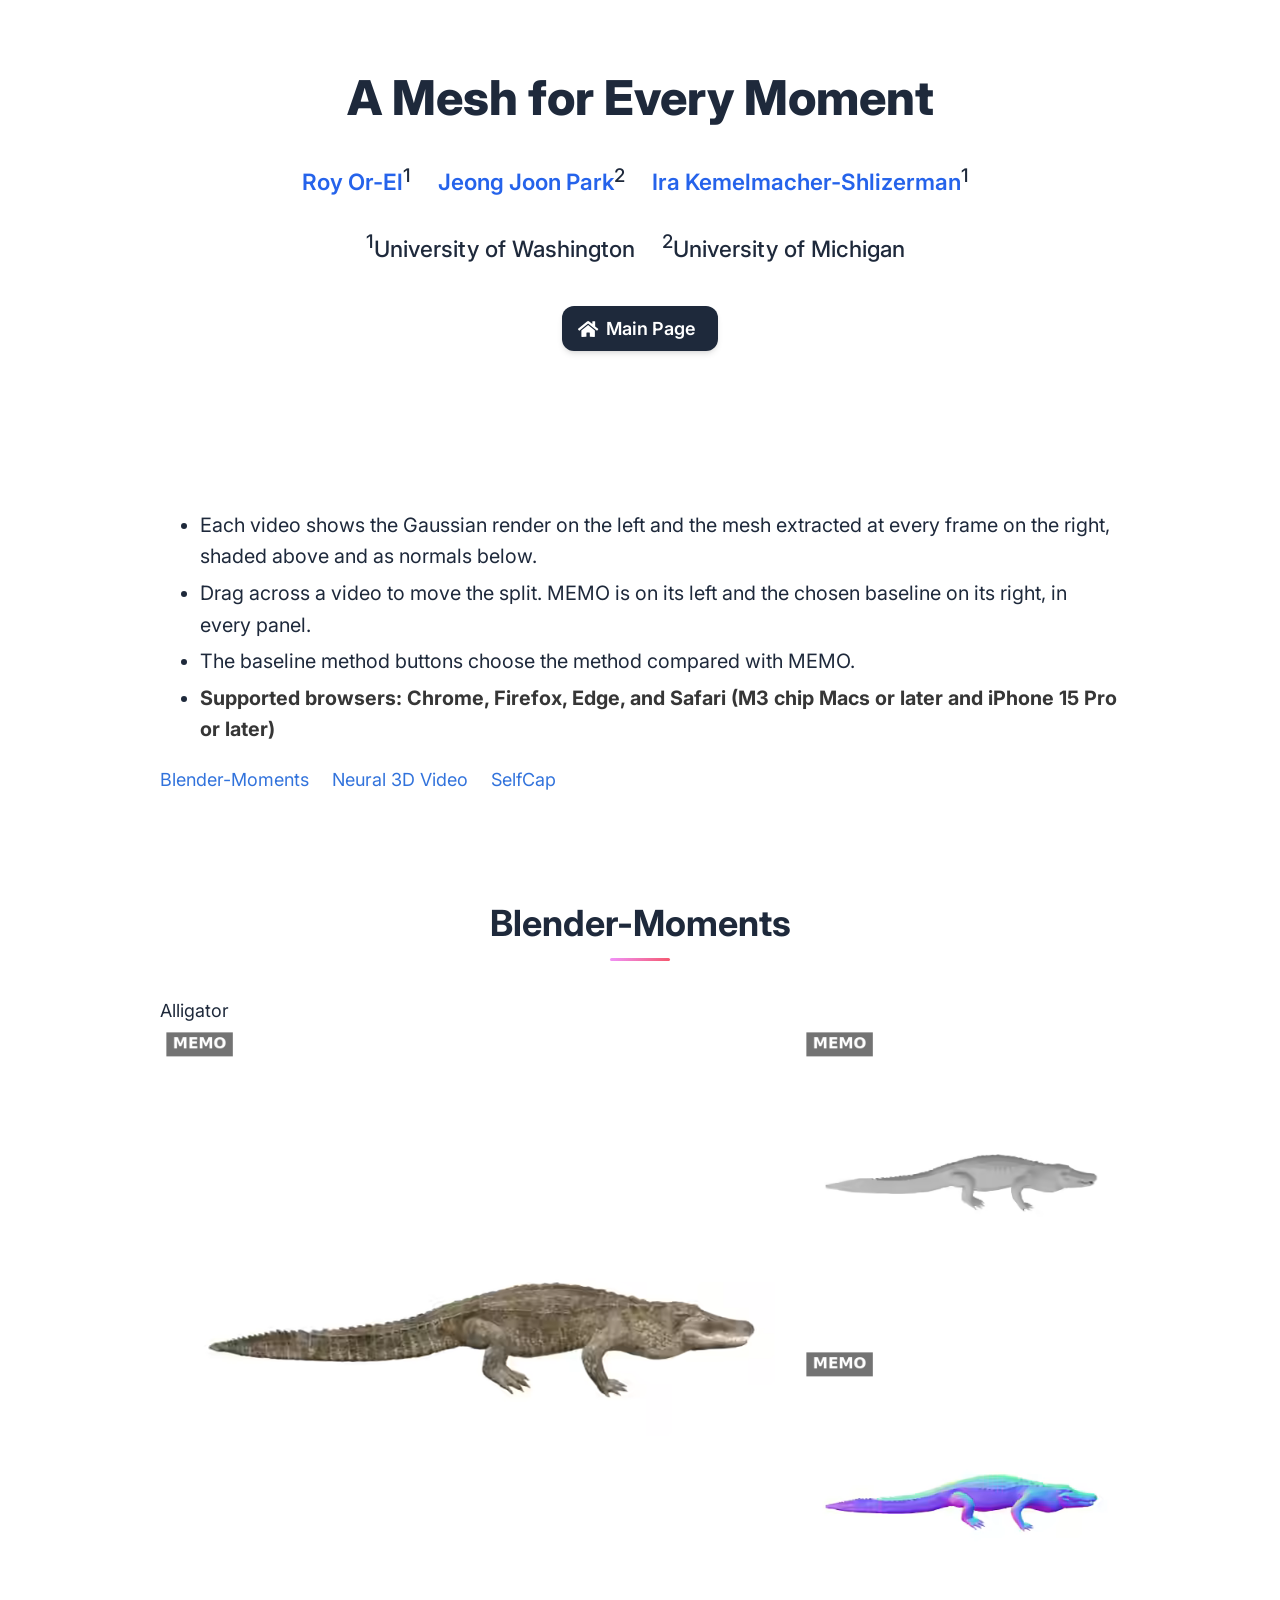
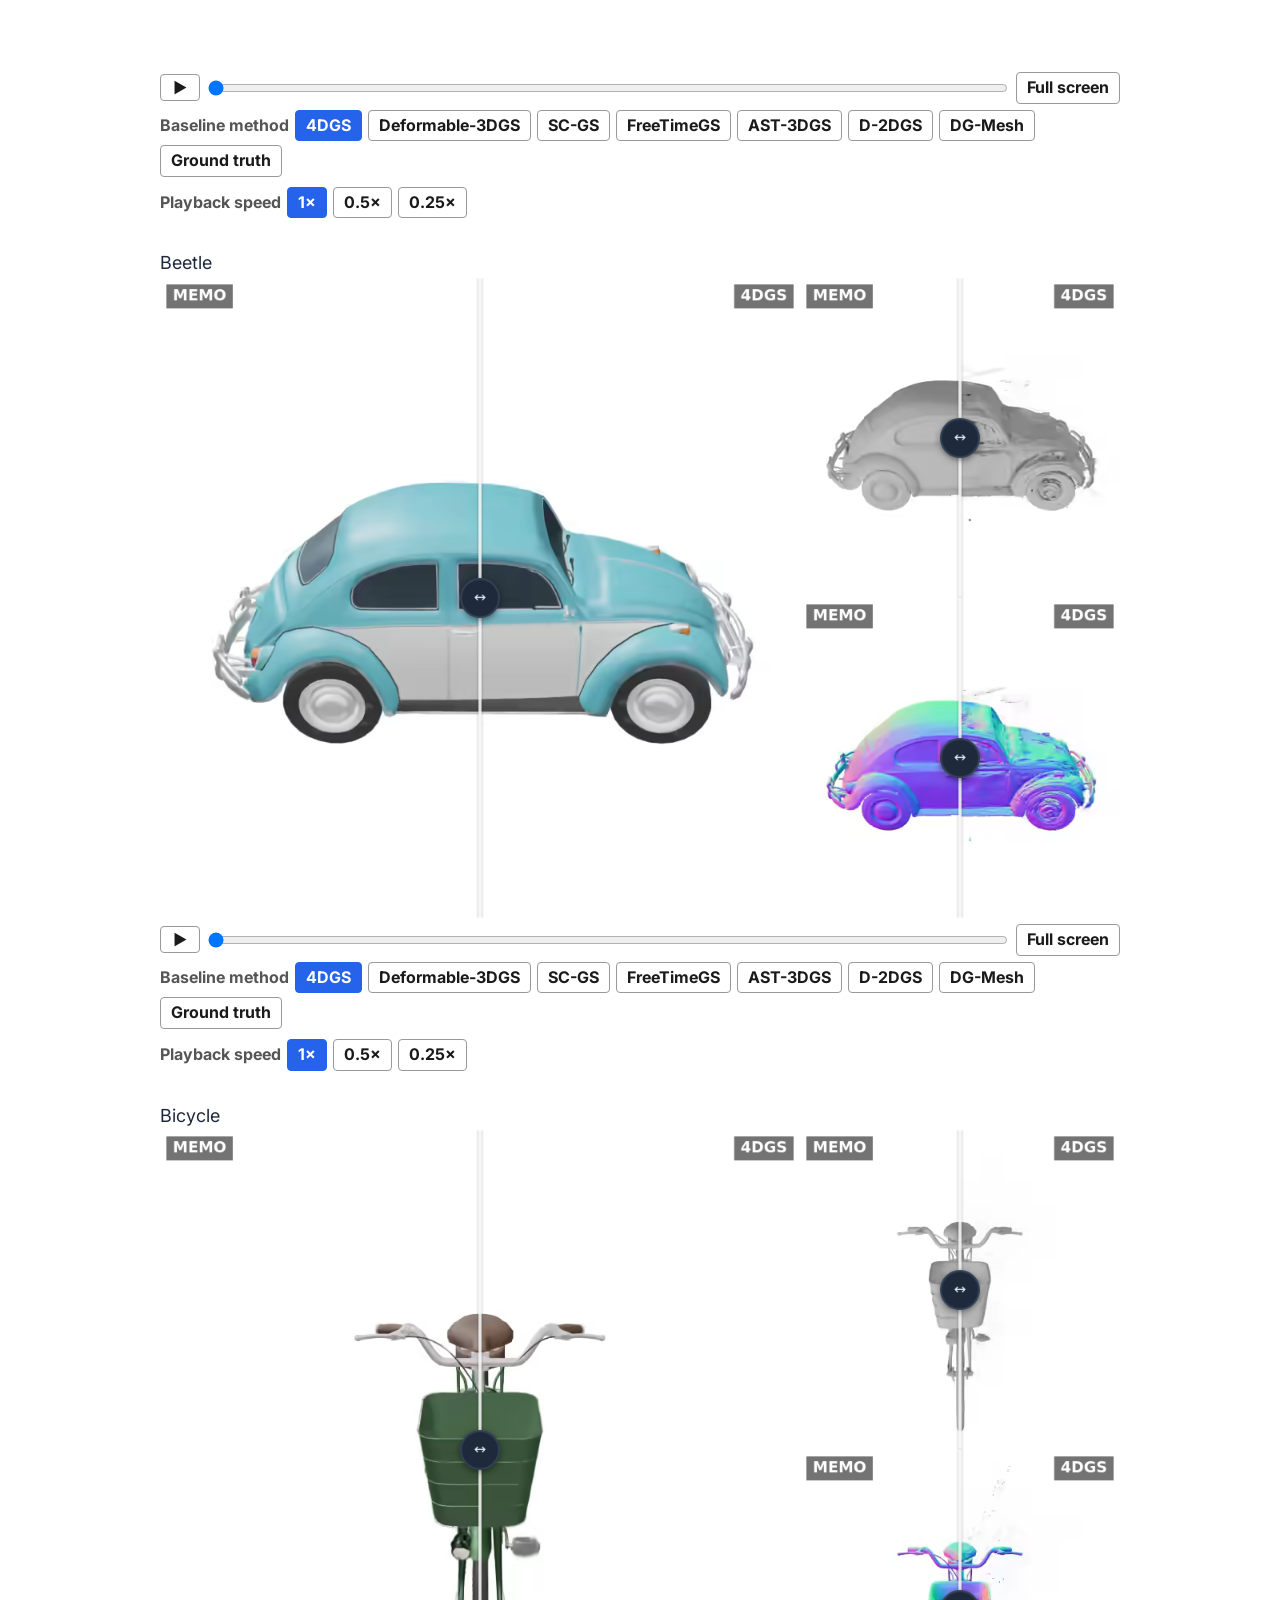
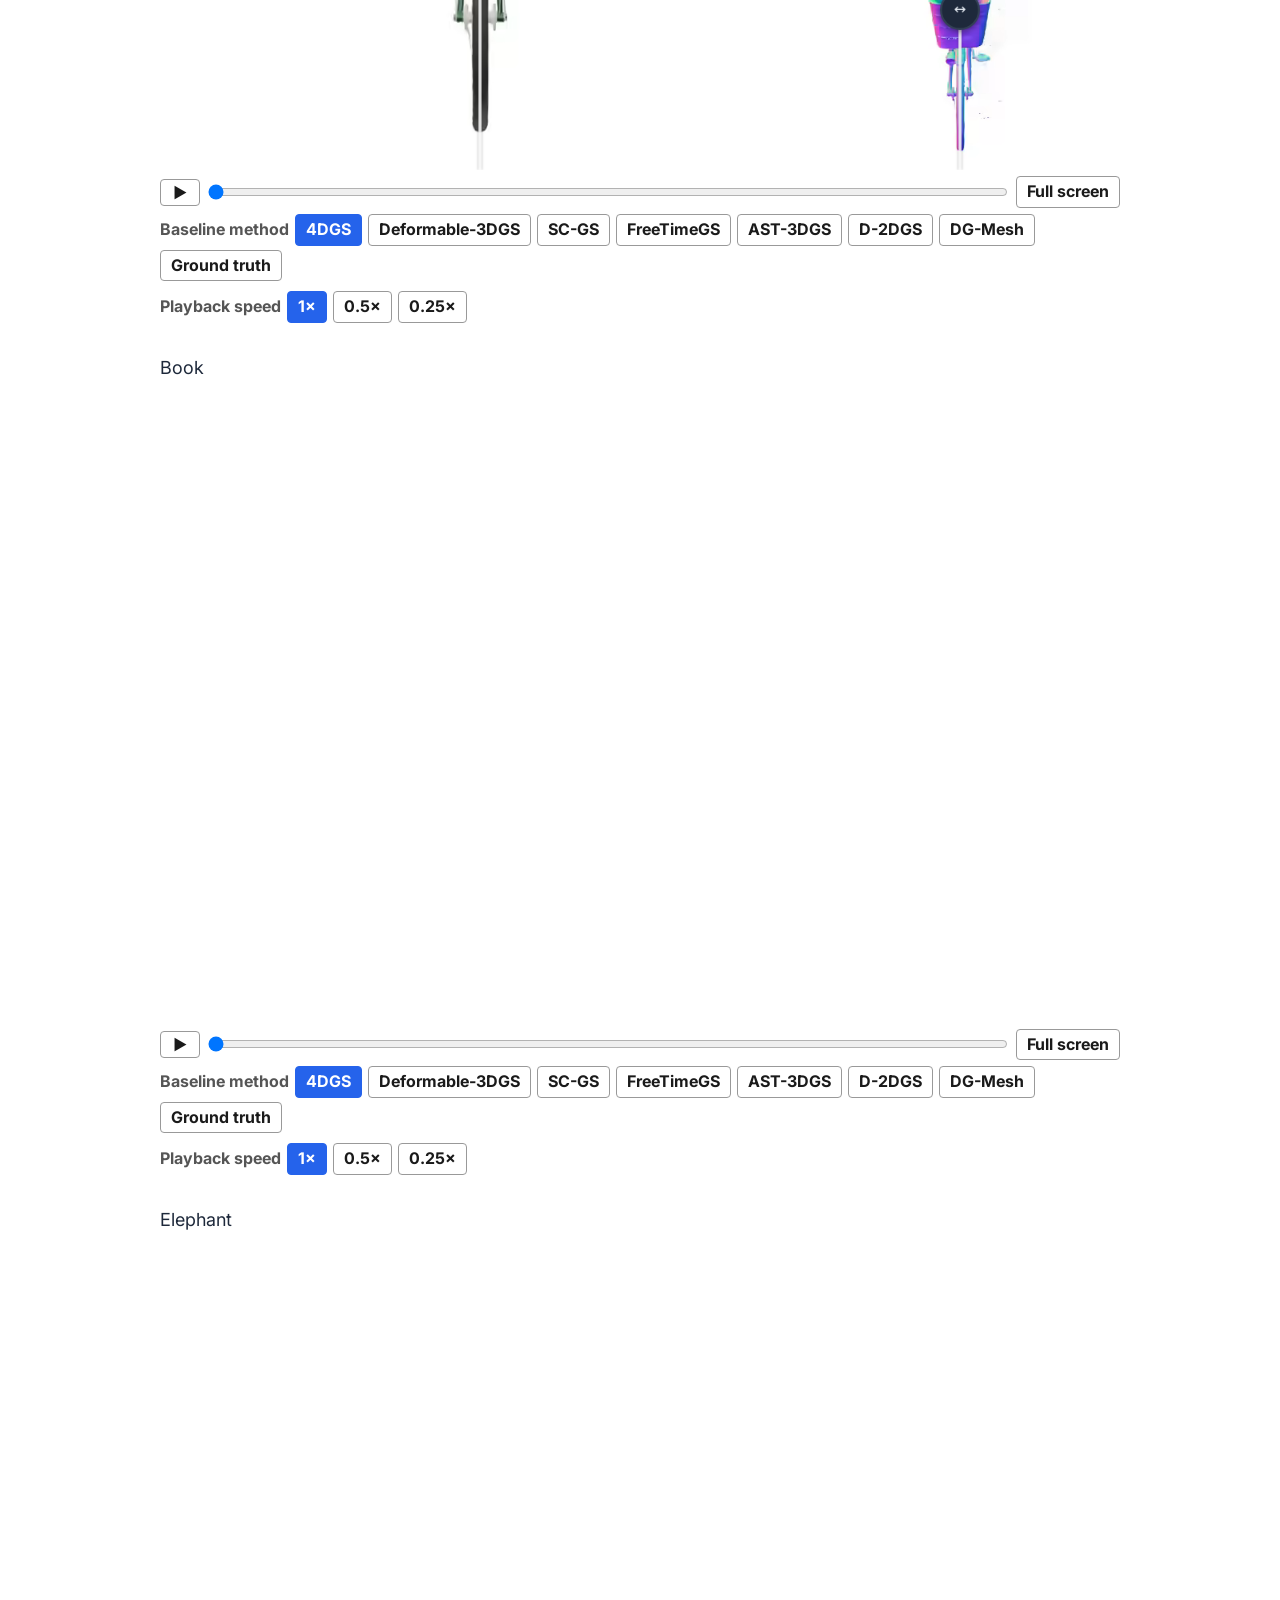
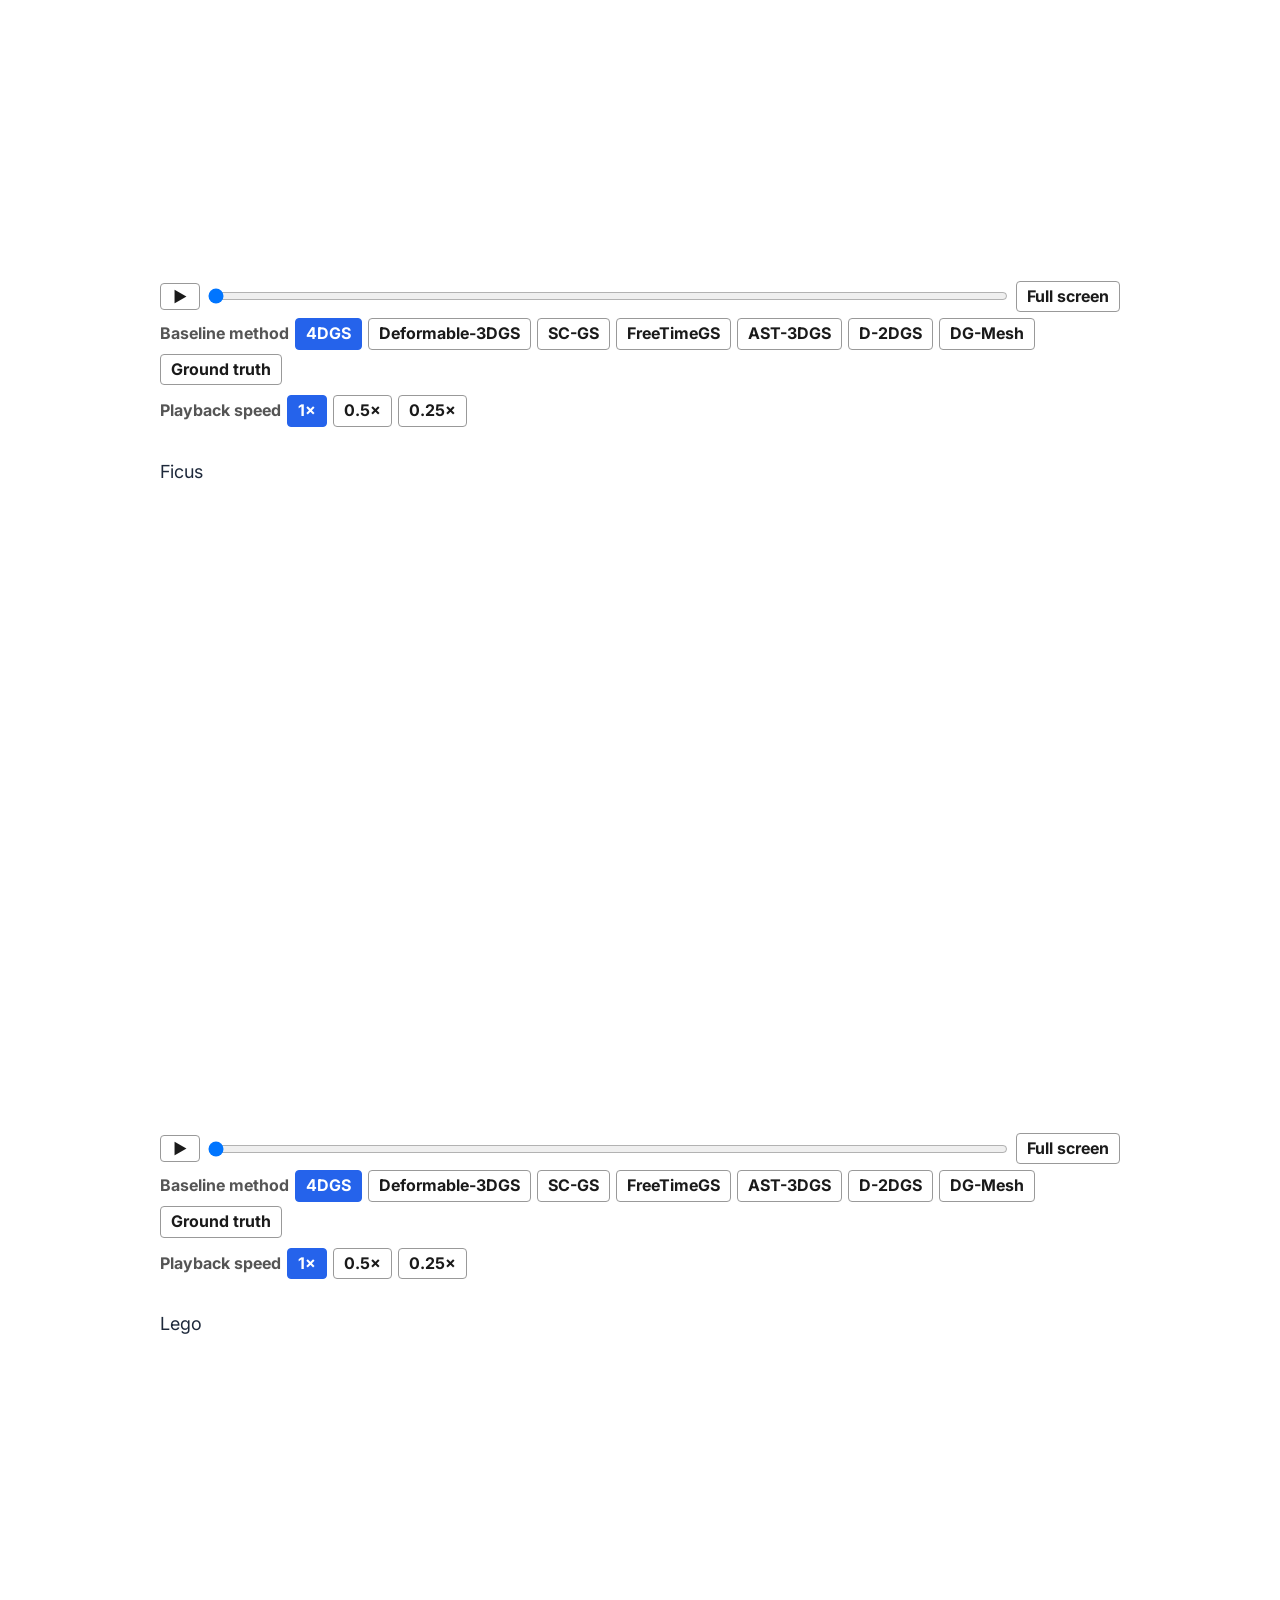
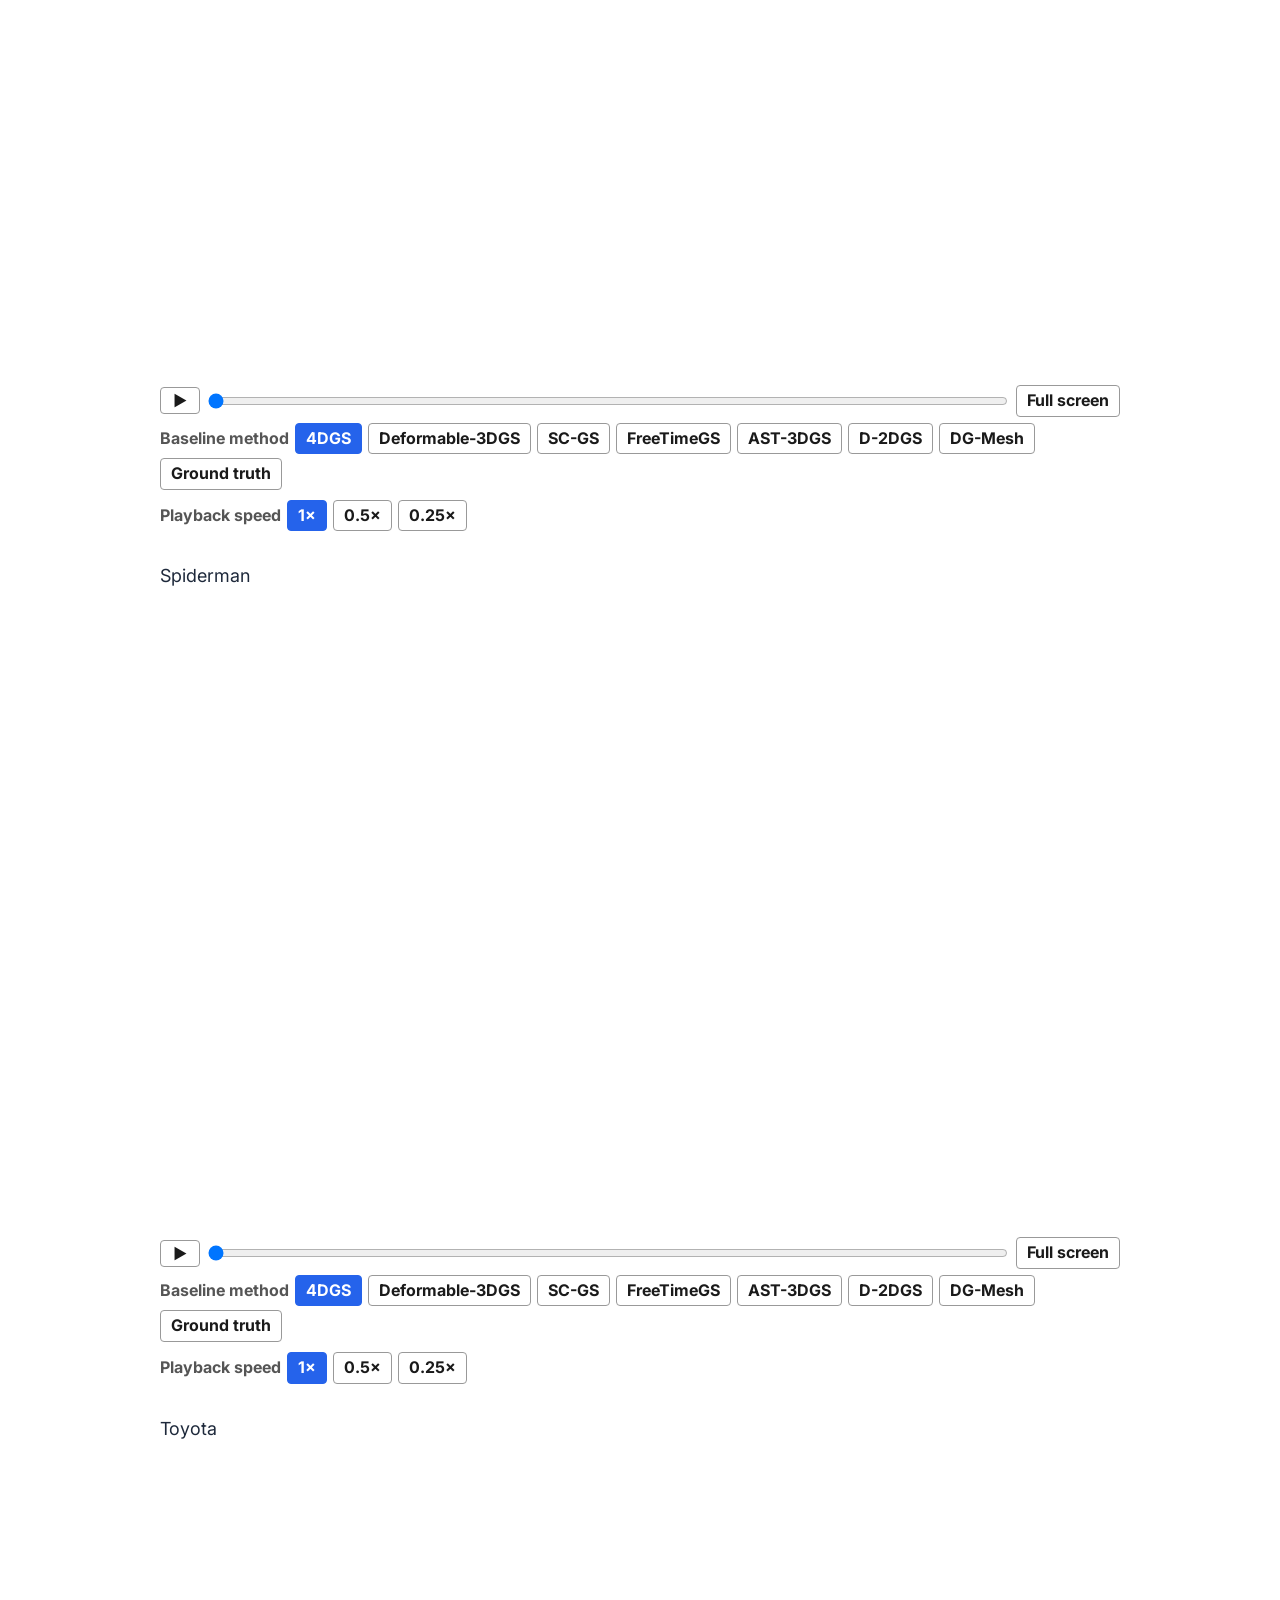
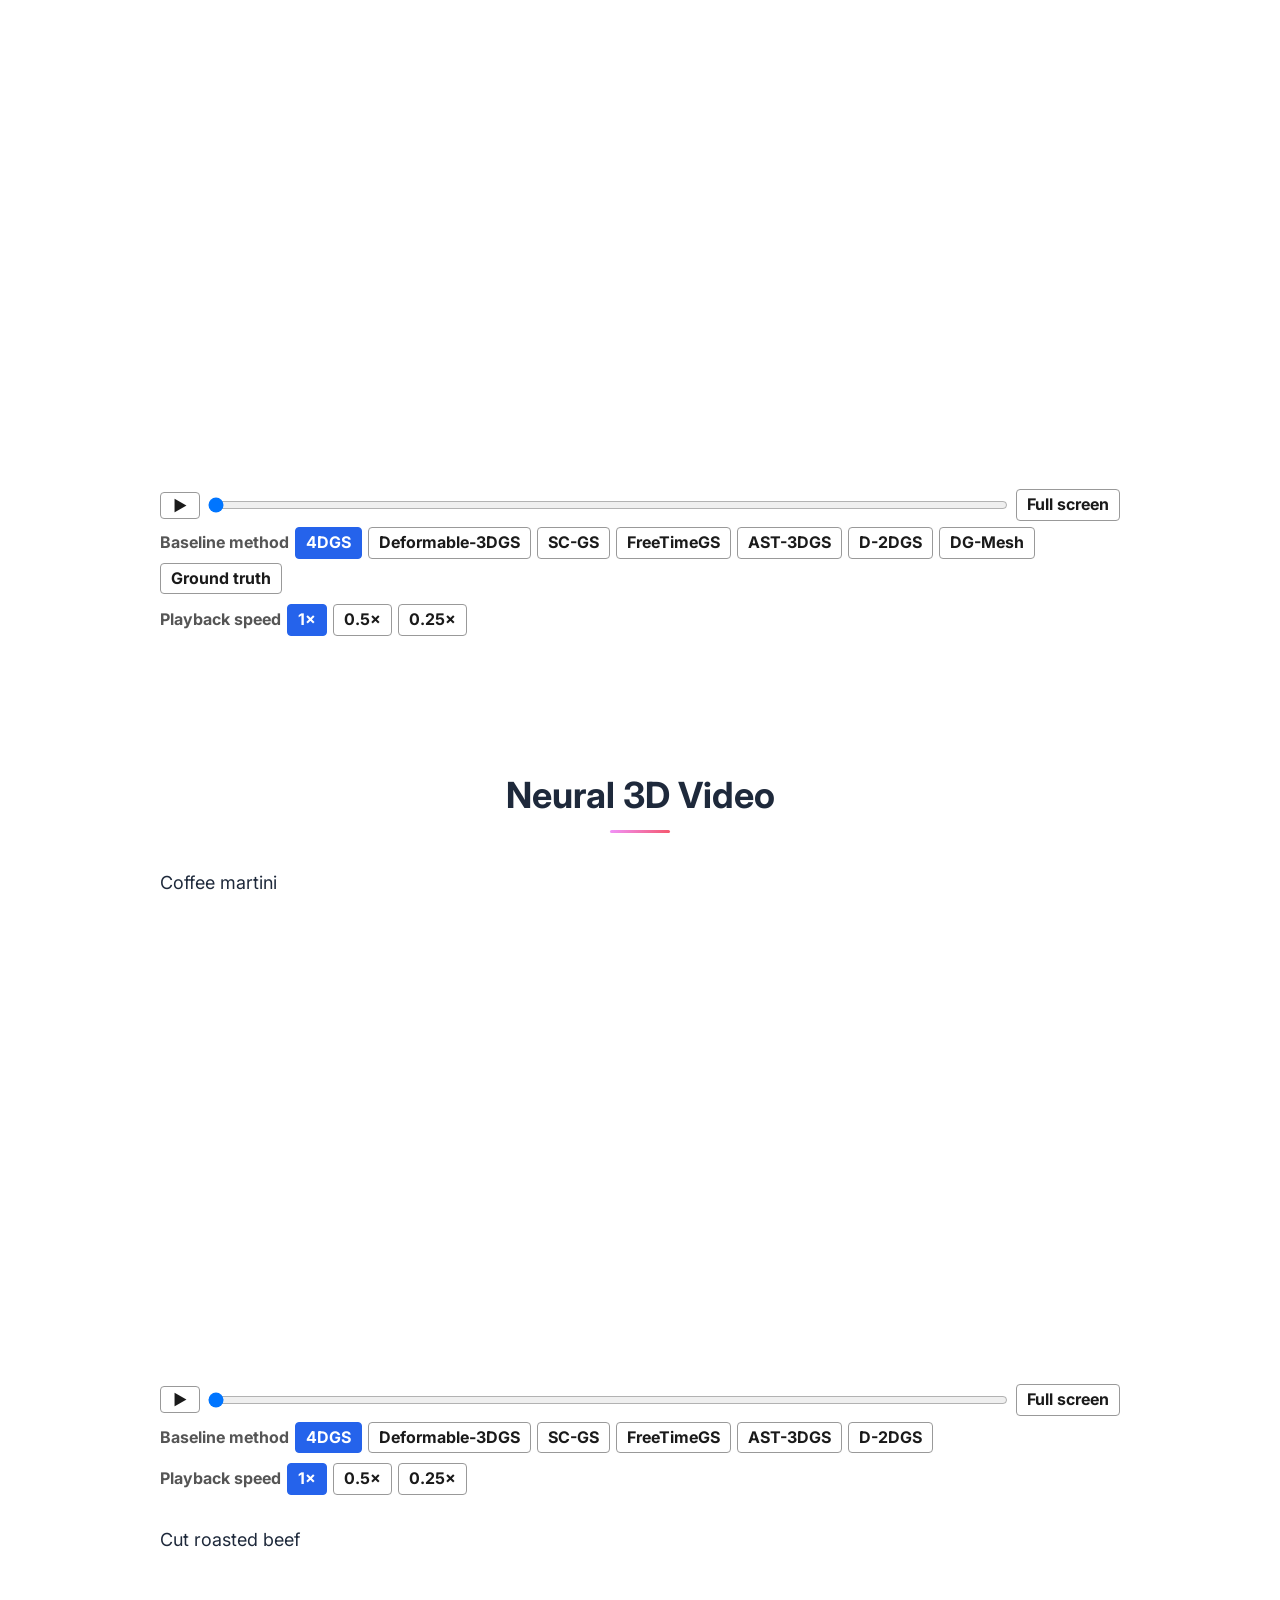
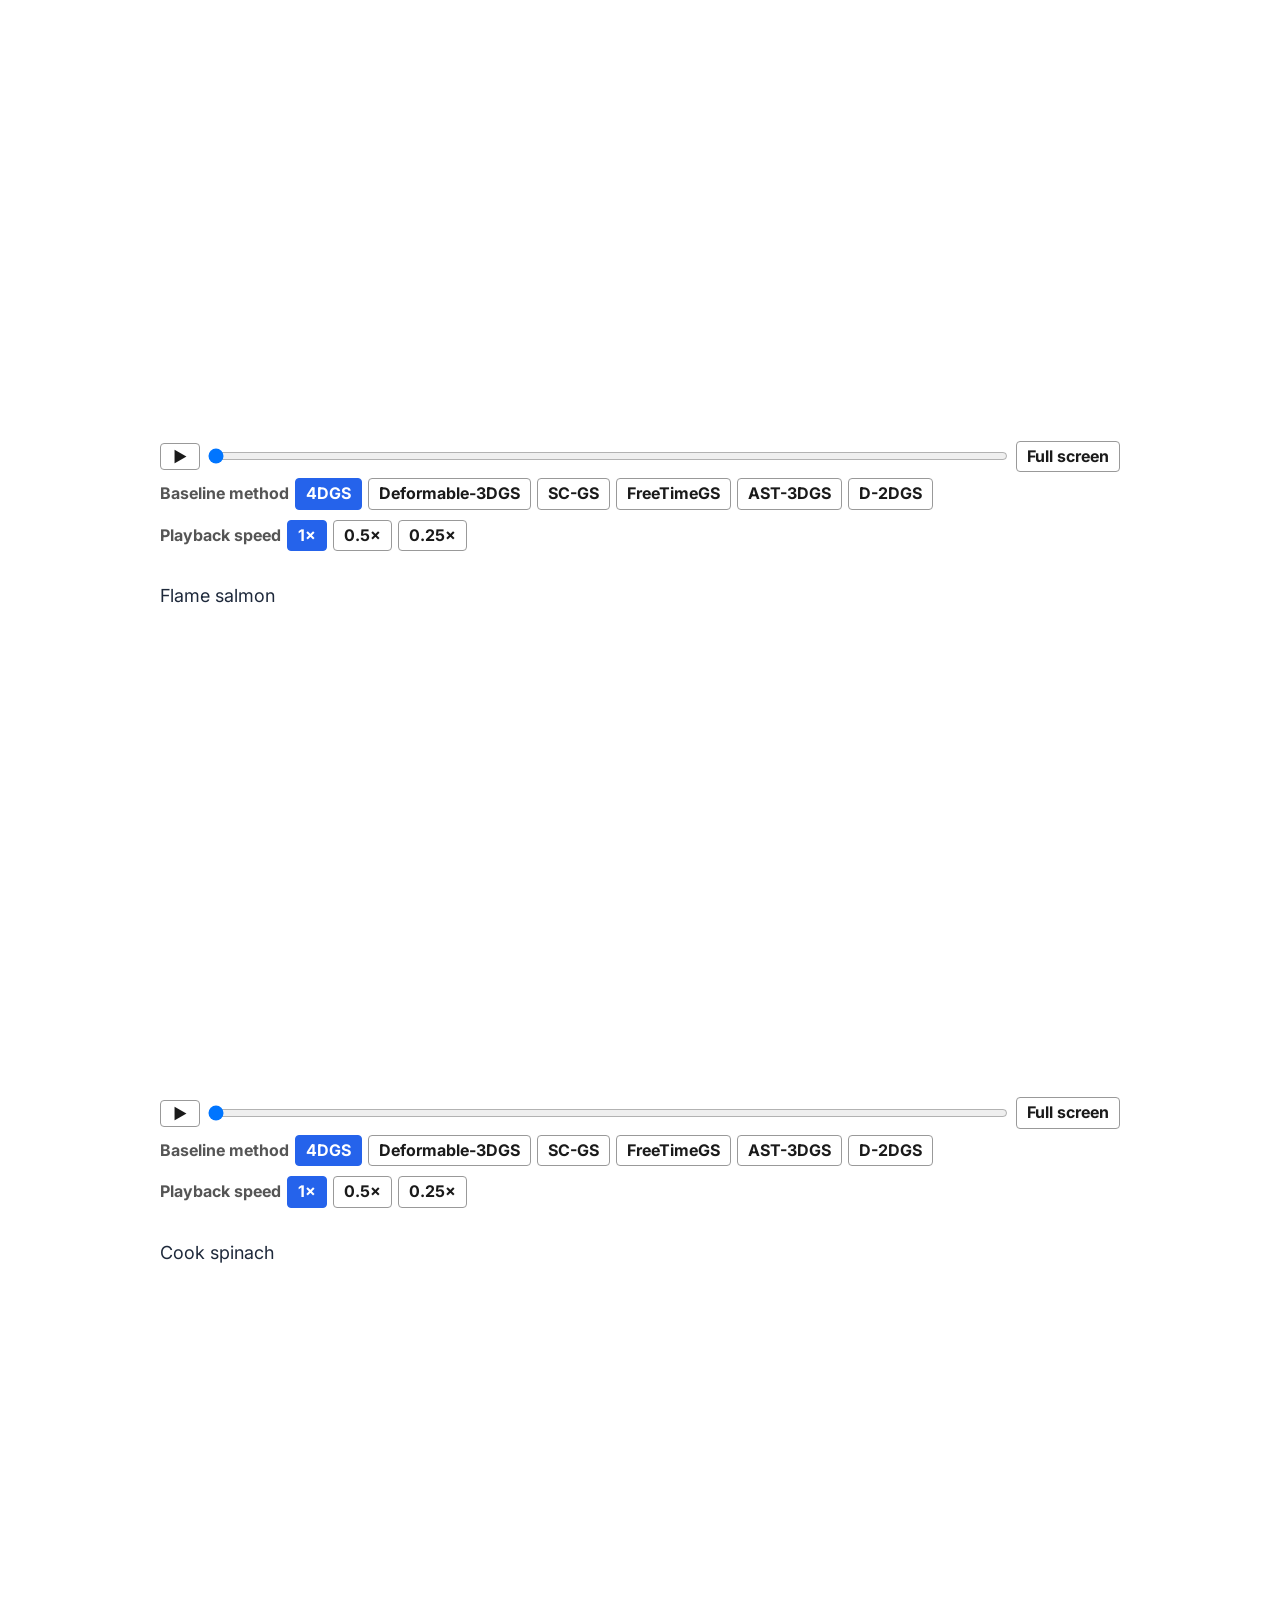
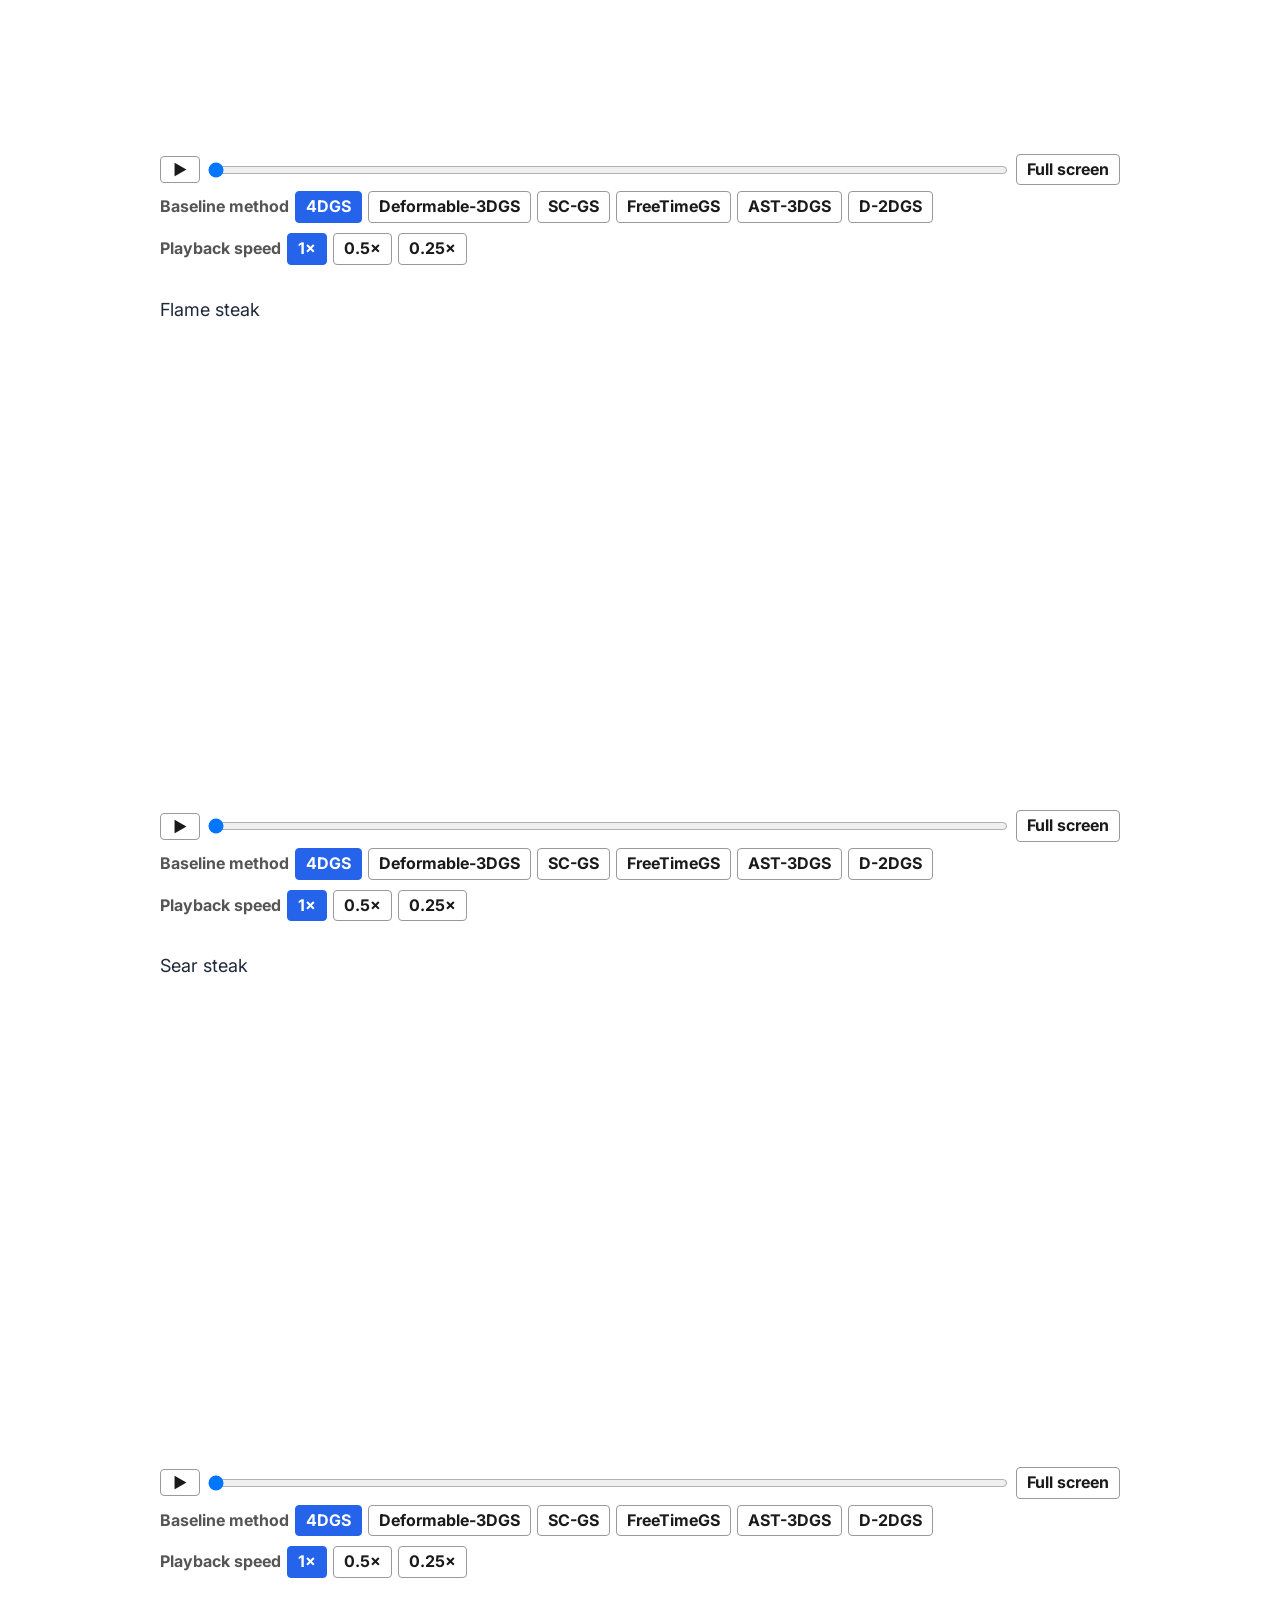
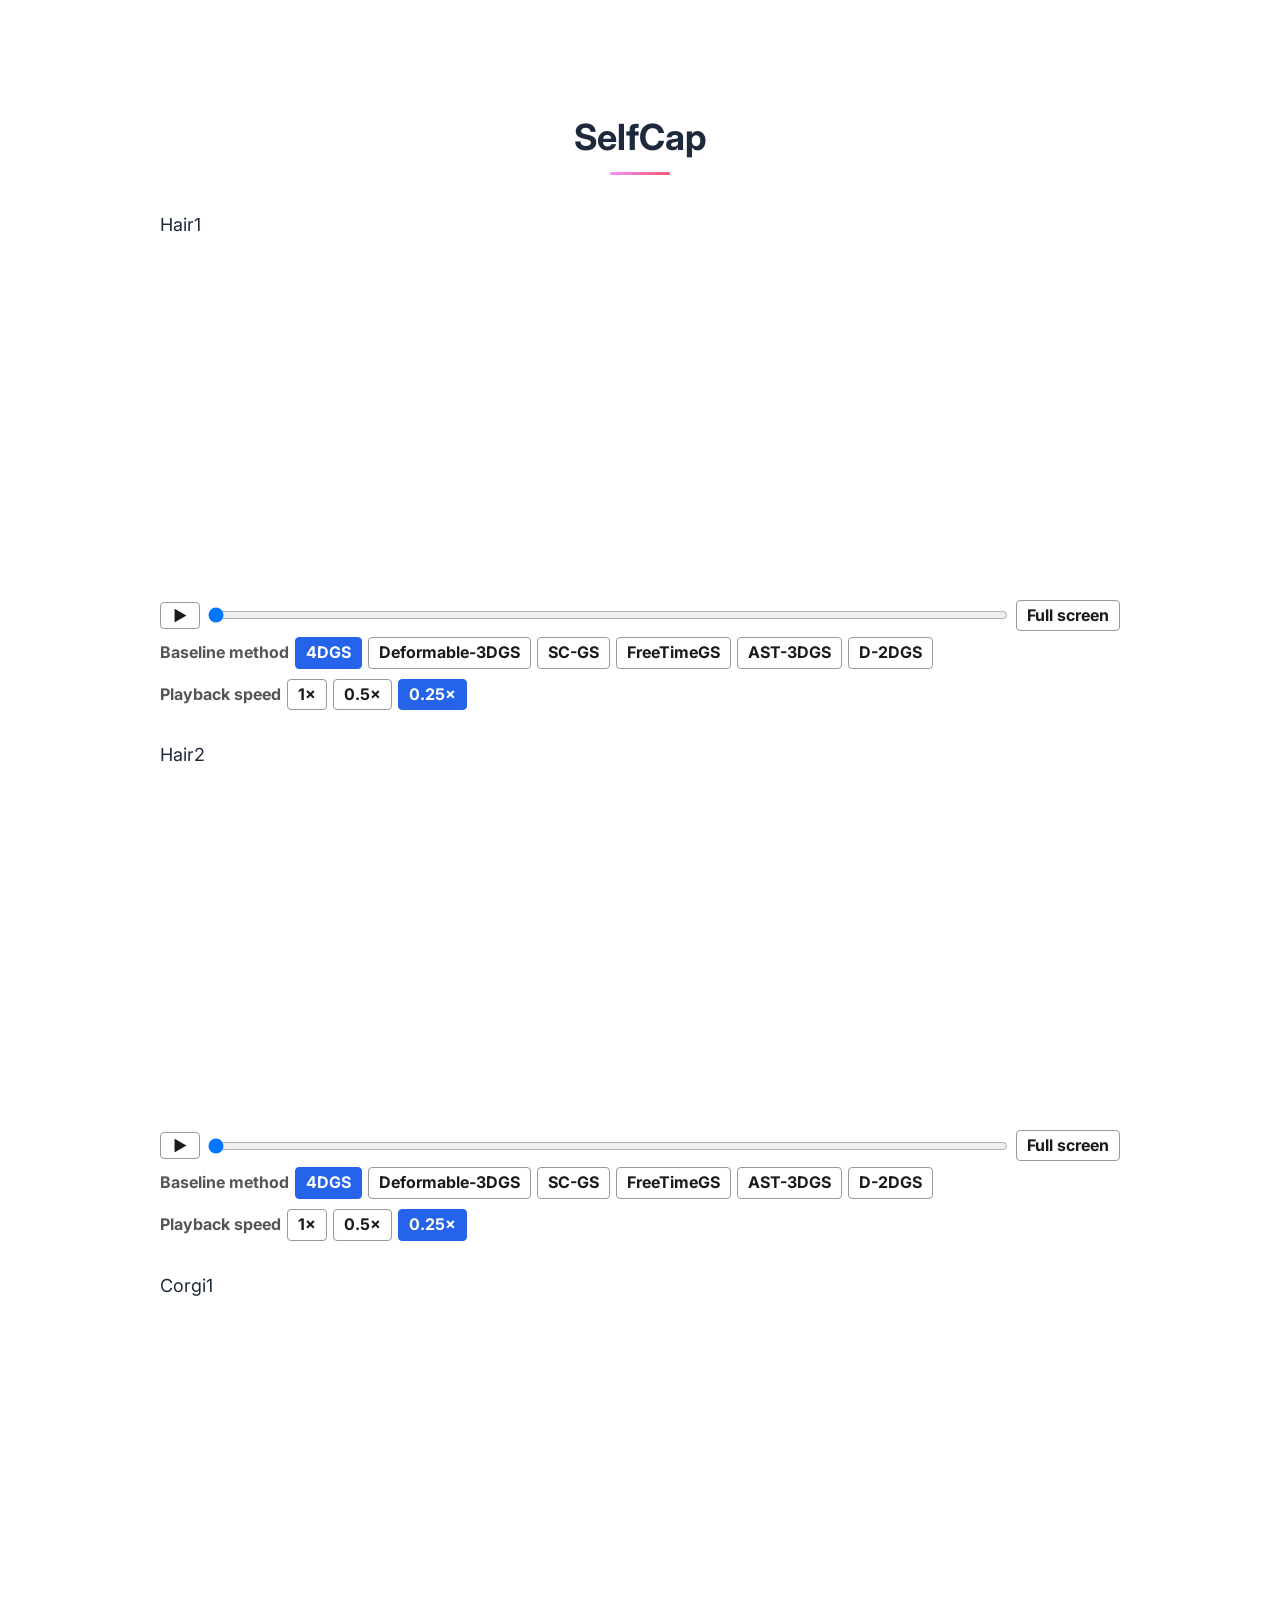
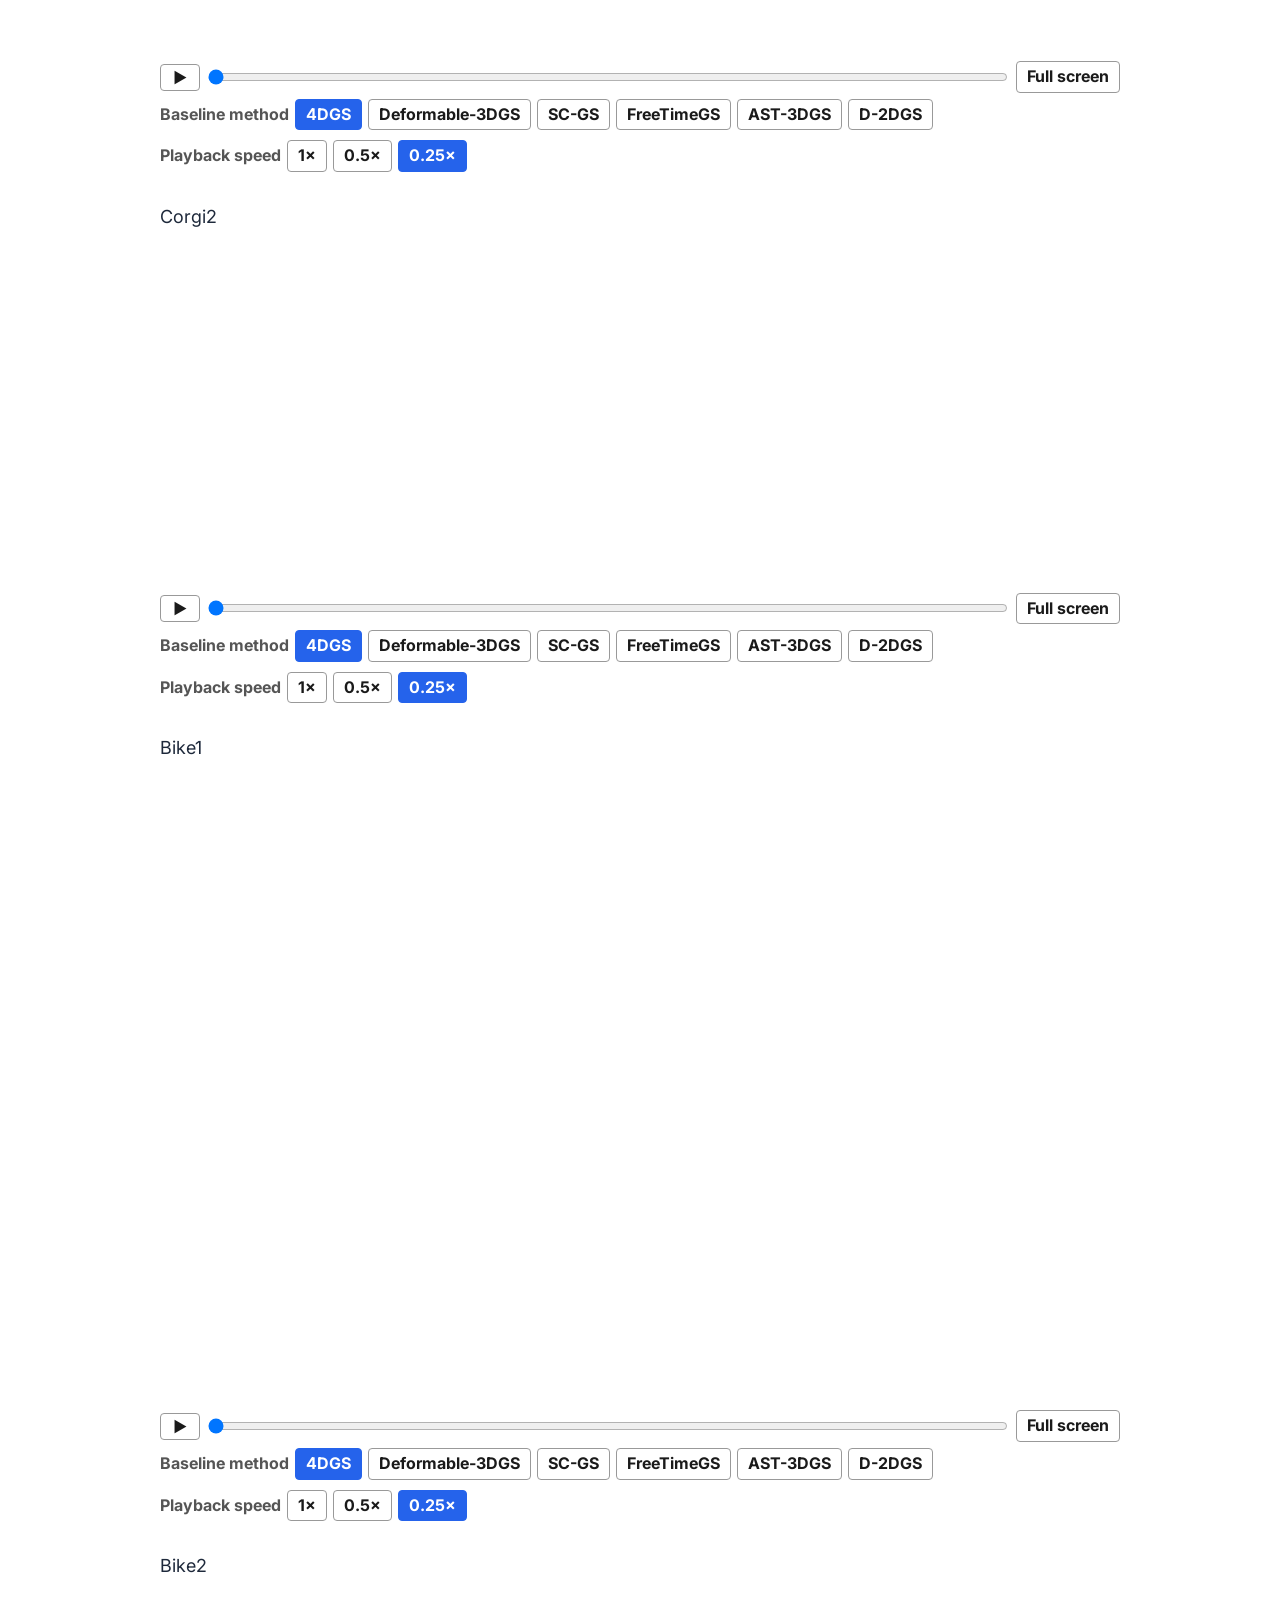
<file: comparisons.html>
<!DOCTYPE html>
<html lang="en">
<head>
<meta charset="utf-8">
<meta name="viewport" content="width=device-width, initial-scale=1">
<title>A Mesh for Every Moment: comparison videos</title>
<meta name="description" content="MEMO reconstructs the geometry of complete dynamic scenes from multi-view video and extracts a mesh at every frame.">
<link rel="preconnect" href="https://fonts.googleapis.com">
<link href="https://fonts.googleapis.com/css2?family=Inter:wght@400;500;600;700;800&display=swap" rel="stylesheet">
<link rel="stylesheet" href="static/css/bulma.min.css">
<link rel="stylesheet" href="static/css/index.css">
<link rel="stylesheet" href="static/css/memo.css?v=08786f9106">
<script defer src="static/js/fontawesome.all.min.js"></script>
</head>
<body>
<section class="hero">
<div class="hero-body">
<div class="container is-max-desktop has-text-centered">
<h1 class="title is-1 publication-title"><a href="index.html" class="memo-home">A Mesh for Every Moment</a></h1>
<div class="is-size-5 publication-authors"><span class="author-block"><a href="https://royorel.github.io/" target="_blank">Roy Or-El</a><sup>1</sup></span> &nbsp; <span class="author-block"><a href="https://jjparkcv.github.io/" target="_blank">Jeong Joon Park</a><sup>2</sup></span> &nbsp; <span class="author-block"><a href="https://www.irakemelmacher.com/" target="_blank">Ira Kemelmacher-Shlizerman</a><sup>1</sup></span></div>
<div class="is-size-5 publication-authors"><span class="author-block"><sup>1</sup>University of Washington</span> &nbsp; <span class="author-block"><sup>2</sup>University of Michigan</span></div>
<div class="publication-links"><span class="link-block"><a href="index.html" class="external-link button is-normal is-rounded is-dark"><span class="icon"><i class="fas fa-home"></i></span><span>Main Page</span></a></span></div>
</div>
</div>
</section>
<section class="section">
<div class="container is-max-desktop content">
<ul class="intro">
<li>Each video shows the Gaussian render on the left and the mesh extracted at every frame on the right, shaded above and as normals below.</li>
<li>Drag across a video to move the split. MEMO is on its left and the chosen baseline on its right, in every panel.</li>
<li>The baseline method buttons choose the method compared with MEMO.</li>
<li><strong>Supported browsers: Chrome, Firefox, Edge, and Safari (M3 chip Macs or later and iPhone 15 Pro or later)</strong></li>
</ul>
<nav class="memo-nav"><a href="#blender_moments">Blender-Moments</a> <a href="#n3d">Neural 3D Video</a> <a href="#selfcap">SelfCap</a></nav>
</div>
</section>
<section class="section" id="blender_moments">
<div class="container is-max-desktop">
<h2 class="title is-3">Blender-Moments</h2>
<h3>Alligator</h3>
<div class="compare" data-cfg='{&quot;dataset&quot;: &quot;blender_moments&quot;, &quot;scene&quot;: &quot;alligator&quot;, &quot;panels&quot;: [[0, 0, 800, 800], [800, 0, 400, 400], [800, 400, 400, 400]], &quot;rate&quot;: 1, &quot;methods&quot;: [[&quot;memo&quot;, &quot;MEMO&quot;], [&quot;4dgs&quot;, &quot;4DGS&quot;], [&quot;deformable_3dgs&quot;, &quot;Deformable-3DGS&quot;], [&quot;sc_gs&quot;, &quot;SC-GS&quot;], [&quot;freetimegs&quot;, &quot;FreeTimeGS&quot;], [&quot;ast_3dgs&quot;, &quot;AST-3DGS&quot;], [&quot;d2dgs&quot;, &quot;D-2DGS&quot;], [&quot;dg_mesh_sig05&quot;, &quot;DG-Mesh&quot;], [&quot;gt&quot;, &quot;Ground truth&quot;]], &quot;levels&quot;: [[&quot;Medium&quot;, 50]], &quot;outputs&quot;: null}'>
<canvas></canvas>
<div class="bar transport"><button type="button" class="play" aria-label="Play">&#9654;</button><input type="range" min="0" max="1000" value="0"><button type="button" class="full">Full screen</button></div>
<div class="bar bar-method"><span>Baseline method</span></div>
<div class="bar bar-speed"><span>Playback speed</span></div>
</div>
<h3>Beetle</h3>
<div class="compare" data-cfg='{&quot;dataset&quot;: &quot;blender_moments&quot;, &quot;scene&quot;: &quot;beetle&quot;, &quot;panels&quot;: [[0, 0, 800, 800], [800, 0, 400, 400], [800, 400, 400, 400]], &quot;rate&quot;: 1, &quot;methods&quot;: [[&quot;memo&quot;, &quot;MEMO&quot;], [&quot;4dgs&quot;, &quot;4DGS&quot;], [&quot;deformable_3dgs&quot;, &quot;Deformable-3DGS&quot;], [&quot;sc_gs&quot;, &quot;SC-GS&quot;], [&quot;freetimegs&quot;, &quot;FreeTimeGS&quot;], [&quot;ast_3dgs&quot;, &quot;AST-3DGS&quot;], [&quot;d2dgs&quot;, &quot;D-2DGS&quot;], [&quot;dg_mesh_sig05&quot;, &quot;DG-Mesh&quot;], [&quot;gt&quot;, &quot;Ground truth&quot;]], &quot;levels&quot;: [[&quot;Medium&quot;, 50]], &quot;outputs&quot;: null}'>
<canvas></canvas>
<div class="bar transport"><button type="button" class="play" aria-label="Play">&#9654;</button><input type="range" min="0" max="1000" value="0"><button type="button" class="full">Full screen</button></div>
<div class="bar bar-method"><span>Baseline method</span></div>
<div class="bar bar-speed"><span>Playback speed</span></div>
</div>
<h3>Bicycle</h3>
<div class="compare" data-cfg='{&quot;dataset&quot;: &quot;blender_moments&quot;, &quot;scene&quot;: &quot;bicycle&quot;, &quot;panels&quot;: [[0, 0, 800, 800], [800, 0, 400, 400], [800, 400, 400, 400]], &quot;rate&quot;: 1, &quot;methods&quot;: [[&quot;memo&quot;, &quot;MEMO&quot;], [&quot;4dgs&quot;, &quot;4DGS&quot;], [&quot;deformable_3dgs&quot;, &quot;Deformable-3DGS&quot;], [&quot;sc_gs&quot;, &quot;SC-GS&quot;], [&quot;freetimegs&quot;, &quot;FreeTimeGS&quot;], [&quot;ast_3dgs&quot;, &quot;AST-3DGS&quot;], [&quot;d2dgs&quot;, &quot;D-2DGS&quot;], [&quot;dg_mesh_sig05&quot;, &quot;DG-Mesh&quot;], [&quot;gt&quot;, &quot;Ground truth&quot;]], &quot;levels&quot;: [[&quot;High&quot;, 40]], &quot;outputs&quot;: null}'>
<canvas></canvas>
<div class="bar transport"><button type="button" class="play" aria-label="Play">&#9654;</button><input type="range" min="0" max="1000" value="0"><button type="button" class="full">Full screen</button></div>
<div class="bar bar-method"><span>Baseline method</span></div>
<div class="bar bar-speed"><span>Playback speed</span></div>
</div>
<h3>Book</h3>
<div class="compare" data-cfg='{&quot;dataset&quot;: &quot;blender_moments&quot;, &quot;scene&quot;: &quot;book&quot;, &quot;panels&quot;: [[0, 0, 800, 800], [800, 0, 400, 400], [800, 400, 400, 400]], &quot;rate&quot;: 1, &quot;methods&quot;: [[&quot;memo&quot;, &quot;MEMO&quot;], [&quot;4dgs&quot;, &quot;4DGS&quot;], [&quot;deformable_3dgs&quot;, &quot;Deformable-3DGS&quot;], [&quot;sc_gs&quot;, &quot;SC-GS&quot;], [&quot;freetimegs&quot;, &quot;FreeTimeGS&quot;], [&quot;ast_3dgs&quot;, &quot;AST-3DGS&quot;], [&quot;d2dgs&quot;, &quot;D-2DGS&quot;], [&quot;dg_mesh_sig05&quot;, &quot;DG-Mesh&quot;], [&quot;gt&quot;, &quot;Ground truth&quot;]], &quot;levels&quot;: [[&quot;Medium&quot;, 50]], &quot;outputs&quot;: null}'>
<canvas></canvas>
<div class="bar transport"><button type="button" class="play" aria-label="Play">&#9654;</button><input type="range" min="0" max="1000" value="0"><button type="button" class="full">Full screen</button></div>
<div class="bar bar-method"><span>Baseline method</span></div>
<div class="bar bar-speed"><span>Playback speed</span></div>
</div>
<h3>Elephant</h3>
<div class="compare" data-cfg='{&quot;dataset&quot;: &quot;blender_moments&quot;, &quot;scene&quot;: &quot;elephant&quot;, &quot;panels&quot;: [[0, 0, 800, 800], [800, 0, 400, 400], [800, 400, 400, 400]], &quot;rate&quot;: 1, &quot;methods&quot;: [[&quot;memo&quot;, &quot;MEMO&quot;], [&quot;4dgs&quot;, &quot;4DGS&quot;], [&quot;deformable_3dgs&quot;, &quot;Deformable-3DGS&quot;], [&quot;sc_gs&quot;, &quot;SC-GS&quot;], [&quot;freetimegs&quot;, &quot;FreeTimeGS&quot;], [&quot;ast_3dgs&quot;, &quot;AST-3DGS&quot;], [&quot;d2dgs&quot;, &quot;D-2DGS&quot;], [&quot;dg_mesh_sig05&quot;, &quot;DG-Mesh&quot;], [&quot;gt&quot;, &quot;Ground truth&quot;]], &quot;levels&quot;: [[&quot;Medium&quot;, 50]], &quot;outputs&quot;: null}'>
<canvas></canvas>
<div class="bar transport"><button type="button" class="play" aria-label="Play">&#9654;</button><input type="range" min="0" max="1000" value="0"><button type="button" class="full">Full screen</button></div>
<div class="bar bar-method"><span>Baseline method</span></div>
<div class="bar bar-speed"><span>Playback speed</span></div>
</div>
<h3>Ficus</h3>
<div class="compare" data-cfg='{&quot;dataset&quot;: &quot;blender_moments&quot;, &quot;scene&quot;: &quot;ficus_4d&quot;, &quot;panels&quot;: [[0, 0, 800, 800], [800, 0, 400, 400], [800, 400, 400, 400]], &quot;rate&quot;: 1, &quot;methods&quot;: [[&quot;memo&quot;, &quot;MEMO&quot;], [&quot;4dgs&quot;, &quot;4DGS&quot;], [&quot;deformable_3dgs&quot;, &quot;Deformable-3DGS&quot;], [&quot;sc_gs&quot;, &quot;SC-GS&quot;], [&quot;freetimegs&quot;, &quot;FreeTimeGS&quot;], [&quot;ast_3dgs&quot;, &quot;AST-3DGS&quot;], [&quot;d2dgs&quot;, &quot;D-2DGS&quot;], [&quot;dg_mesh_sig05&quot;, &quot;DG-Mesh&quot;], [&quot;gt&quot;, &quot;Ground truth&quot;]], &quot;levels&quot;: [[&quot;Medium&quot;, 50]], &quot;outputs&quot;: null}'>
<canvas></canvas>
<div class="bar transport"><button type="button" class="play" aria-label="Play">&#9654;</button><input type="range" min="0" max="1000" value="0"><button type="button" class="full">Full screen</button></div>
<div class="bar bar-method"><span>Baseline method</span></div>
<div class="bar bar-speed"><span>Playback speed</span></div>
</div>
<h3>Lego</h3>
<div class="compare" data-cfg='{&quot;dataset&quot;: &quot;blender_moments&quot;, &quot;scene&quot;: &quot;lego_4d&quot;, &quot;panels&quot;: [[0, 0, 800, 800], [800, 0, 400, 400], [800, 400, 400, 400]], &quot;rate&quot;: 1, &quot;methods&quot;: [[&quot;memo&quot;, &quot;MEMO&quot;], [&quot;4dgs&quot;, &quot;4DGS&quot;], [&quot;deformable_3dgs&quot;, &quot;Deformable-3DGS&quot;], [&quot;sc_gs&quot;, &quot;SC-GS&quot;], [&quot;freetimegs&quot;, &quot;FreeTimeGS&quot;], [&quot;ast_3dgs&quot;, &quot;AST-3DGS&quot;], [&quot;d2dgs&quot;, &quot;D-2DGS&quot;], [&quot;dg_mesh_sig05&quot;, &quot;DG-Mesh&quot;], [&quot;gt&quot;, &quot;Ground truth&quot;]], &quot;levels&quot;: [[&quot;Medium&quot;, 50]], &quot;outputs&quot;: null}'>
<canvas></canvas>
<div class="bar transport"><button type="button" class="play" aria-label="Play">&#9654;</button><input type="range" min="0" max="1000" value="0"><button type="button" class="full">Full screen</button></div>
<div class="bar bar-method"><span>Baseline method</span></div>
<div class="bar bar-speed"><span>Playback speed</span></div>
</div>
<h3>Spiderman</h3>
<div class="compare" data-cfg='{&quot;dataset&quot;: &quot;blender_moments&quot;, &quot;scene&quot;: &quot;spiderman&quot;, &quot;panels&quot;: [[0, 0, 800, 800], [800, 0, 400, 400], [800, 400, 400, 400]], &quot;rate&quot;: 1, &quot;methods&quot;: [[&quot;memo&quot;, &quot;MEMO&quot;], [&quot;4dgs&quot;, &quot;4DGS&quot;], [&quot;deformable_3dgs&quot;, &quot;Deformable-3DGS&quot;], [&quot;sc_gs&quot;, &quot;SC-GS&quot;], [&quot;freetimegs&quot;, &quot;FreeTimeGS&quot;], [&quot;ast_3dgs&quot;, &quot;AST-3DGS&quot;], [&quot;d2dgs&quot;, &quot;D-2DGS&quot;], [&quot;dg_mesh_sig05&quot;, &quot;DG-Mesh&quot;], [&quot;gt&quot;, &quot;Ground truth&quot;]], &quot;levels&quot;: [[&quot;Medium&quot;, 50]], &quot;outputs&quot;: null}'>
<canvas></canvas>
<div class="bar transport"><button type="button" class="play" aria-label="Play">&#9654;</button><input type="range" min="0" max="1000" value="0"><button type="button" class="full">Full screen</button></div>
<div class="bar bar-method"><span>Baseline method</span></div>
<div class="bar bar-speed"><span>Playback speed</span></div>
</div>
<h3>Toyota</h3>
<div class="compare" data-cfg='{&quot;dataset&quot;: &quot;blender_moments&quot;, &quot;scene&quot;: &quot;toyota&quot;, &quot;panels&quot;: [[0, 0, 800, 800], [800, 0, 400, 400], [800, 400, 400, 400]], &quot;rate&quot;: 1, &quot;methods&quot;: [[&quot;memo&quot;, &quot;MEMO&quot;], [&quot;4dgs&quot;, &quot;4DGS&quot;], [&quot;deformable_3dgs&quot;, &quot;Deformable-3DGS&quot;], [&quot;sc_gs&quot;, &quot;SC-GS&quot;], [&quot;freetimegs&quot;, &quot;FreeTimeGS&quot;], [&quot;ast_3dgs&quot;, &quot;AST-3DGS&quot;], [&quot;d2dgs&quot;, &quot;D-2DGS&quot;], [&quot;dg_mesh_sig05&quot;, &quot;DG-Mesh&quot;], [&quot;gt&quot;, &quot;Ground truth&quot;]], &quot;levels&quot;: [[&quot;Medium&quot;, 50]], &quot;outputs&quot;: null}'>
<canvas></canvas>
<div class="bar transport"><button type="button" class="play" aria-label="Play">&#9654;</button><input type="range" min="0" max="1000" value="0"><button type="button" class="full">Full screen</button></div>
<div class="bar bar-method"><span>Baseline method</span></div>
<div class="bar bar-speed"><span>Playback speed</span></div>
</div>
</div>
</section>
<section class="section" id="n3d">
<div class="container is-max-desktop">
<h2 class="title is-3">Neural 3D Video</h2>
<h3>Coffee martini</h3>
<div class="compare" data-cfg='{&quot;dataset&quot;: &quot;n3d&quot;, &quot;scene&quot;: &quot;coffee_martini&quot;, &quot;panels&quot;: [[0, 0, 1066, 800], [1066, 0, 533, 400], [1066, 400, 533, 400]], &quot;rate&quot;: 1, &quot;methods&quot;: [[&quot;memo&quot;, &quot;MEMO&quot;], [&quot;4dgs&quot;, &quot;4DGS&quot;], [&quot;deformable_3dgs&quot;, &quot;Deformable-3DGS&quot;], [&quot;sc_gs&quot;, &quot;SC-GS&quot;], [&quot;freetimegs&quot;, &quot;FreeTimeGS&quot;], [&quot;ast_3dgs&quot;, &quot;AST-3DGS&quot;], [&quot;d2dgs&quot;, &quot;D-2DGS&quot;]], &quot;levels&quot;: [[&quot;Medium&quot;, 50]], &quot;outputs&quot;: null}'>
<canvas></canvas>
<div class="bar transport"><button type="button" class="play" aria-label="Play">&#9654;</button><input type="range" min="0" max="1000" value="0"><button type="button" class="full">Full screen</button></div>
<div class="bar bar-method"><span>Baseline method</span></div>
<div class="bar bar-speed"><span>Playback speed</span></div>
</div>
<h3>Cut roasted beef</h3>
<div class="compare" data-cfg='{&quot;dataset&quot;: &quot;n3d&quot;, &quot;scene&quot;: &quot;cut_roasted_beef&quot;, &quot;panels&quot;: [[0, 0, 1066, 800], [1066, 0, 533, 400], [1066, 400, 533, 400]], &quot;rate&quot;: 1, &quot;methods&quot;: [[&quot;memo&quot;, &quot;MEMO&quot;], [&quot;4dgs&quot;, &quot;4DGS&quot;], [&quot;deformable_3dgs&quot;, &quot;Deformable-3DGS&quot;], [&quot;sc_gs&quot;, &quot;SC-GS&quot;], [&quot;freetimegs&quot;, &quot;FreeTimeGS&quot;], [&quot;ast_3dgs&quot;, &quot;AST-3DGS&quot;], [&quot;d2dgs&quot;, &quot;D-2DGS&quot;]], &quot;levels&quot;: [[&quot;Medium&quot;, 50]], &quot;outputs&quot;: null}'>
<canvas></canvas>
<div class="bar transport"><button type="button" class="play" aria-label="Play">&#9654;</button><input type="range" min="0" max="1000" value="0"><button type="button" class="full">Full screen</button></div>
<div class="bar bar-method"><span>Baseline method</span></div>
<div class="bar bar-speed"><span>Playback speed</span></div>
</div>
<h3>Flame salmon</h3>
<div class="compare" data-cfg='{&quot;dataset&quot;: &quot;n3d&quot;, &quot;scene&quot;: &quot;flame_salmon_1&quot;, &quot;panels&quot;: [[0, 0, 1066, 800], [1066, 0, 533, 400], [1066, 400, 533, 400]], &quot;rate&quot;: 1, &quot;methods&quot;: [[&quot;memo&quot;, &quot;MEMO&quot;], [&quot;4dgs&quot;, &quot;4DGS&quot;], [&quot;deformable_3dgs&quot;, &quot;Deformable-3DGS&quot;], [&quot;sc_gs&quot;, &quot;SC-GS&quot;], [&quot;freetimegs&quot;, &quot;FreeTimeGS&quot;], [&quot;ast_3dgs&quot;, &quot;AST-3DGS&quot;], [&quot;d2dgs&quot;, &quot;D-2DGS&quot;]], &quot;levels&quot;: [[&quot;Medium&quot;, 50]], &quot;outputs&quot;: null}'>
<canvas></canvas>
<div class="bar transport"><button type="button" class="play" aria-label="Play">&#9654;</button><input type="range" min="0" max="1000" value="0"><button type="button" class="full">Full screen</button></div>
<div class="bar bar-method"><span>Baseline method</span></div>
<div class="bar bar-speed"><span>Playback speed</span></div>
</div>
<h3>Cook spinach</h3>
<div class="compare" data-cfg='{&quot;dataset&quot;: &quot;n3d&quot;, &quot;scene&quot;: &quot;cook_spinach&quot;, &quot;panels&quot;: [[0, 0, 1066, 800], [1066, 0, 533, 400], [1066, 400, 533, 400]], &quot;rate&quot;: 1, &quot;methods&quot;: [[&quot;memo&quot;, &quot;MEMO&quot;], [&quot;4dgs&quot;, &quot;4DGS&quot;], [&quot;deformable_3dgs&quot;, &quot;Deformable-3DGS&quot;], [&quot;sc_gs&quot;, &quot;SC-GS&quot;], [&quot;freetimegs&quot;, &quot;FreeTimeGS&quot;], [&quot;ast_3dgs&quot;, &quot;AST-3DGS&quot;], [&quot;d2dgs&quot;, &quot;D-2DGS&quot;]], &quot;levels&quot;: [[&quot;Medium&quot;, 50]], &quot;outputs&quot;: null}'>
<canvas></canvas>
<div class="bar transport"><button type="button" class="play" aria-label="Play">&#9654;</button><input type="range" min="0" max="1000" value="0"><button type="button" class="full">Full screen</button></div>
<div class="bar bar-method"><span>Baseline method</span></div>
<div class="bar bar-speed"><span>Playback speed</span></div>
</div>
<h3>Flame steak</h3>
<div class="compare" data-cfg='{&quot;dataset&quot;: &quot;n3d&quot;, &quot;scene&quot;: &quot;flame_steak&quot;, &quot;panels&quot;: [[0, 0, 1066, 800], [1066, 0, 533, 400], [1066, 400, 533, 400]], &quot;rate&quot;: 1, &quot;methods&quot;: [[&quot;memo&quot;, &quot;MEMO&quot;], [&quot;4dgs&quot;, &quot;4DGS&quot;], [&quot;deformable_3dgs&quot;, &quot;Deformable-3DGS&quot;], [&quot;sc_gs&quot;, &quot;SC-GS&quot;], [&quot;freetimegs&quot;, &quot;FreeTimeGS&quot;], [&quot;ast_3dgs&quot;, &quot;AST-3DGS&quot;], [&quot;d2dgs&quot;, &quot;D-2DGS&quot;]], &quot;levels&quot;: [[&quot;Medium&quot;, 50]], &quot;outputs&quot;: null}'>
<canvas></canvas>
<div class="bar transport"><button type="button" class="play" aria-label="Play">&#9654;</button><input type="range" min="0" max="1000" value="0"><button type="button" class="full">Full screen</button></div>
<div class="bar bar-method"><span>Baseline method</span></div>
<div class="bar bar-speed"><span>Playback speed</span></div>
</div>
<h3>Sear steak</h3>
<div class="compare" data-cfg='{&quot;dataset&quot;: &quot;n3d&quot;, &quot;scene&quot;: &quot;sear_steak&quot;, &quot;panels&quot;: [[0, 0, 1066, 800], [1066, 0, 533, 400], [1066, 400, 533, 400]], &quot;rate&quot;: 1, &quot;methods&quot;: [[&quot;memo&quot;, &quot;MEMO&quot;], [&quot;4dgs&quot;, &quot;4DGS&quot;], [&quot;deformable_3dgs&quot;, &quot;Deformable-3DGS&quot;], [&quot;sc_gs&quot;, &quot;SC-GS&quot;], [&quot;freetimegs&quot;, &quot;FreeTimeGS&quot;], [&quot;ast_3dgs&quot;, &quot;AST-3DGS&quot;], [&quot;d2dgs&quot;, &quot;D-2DGS&quot;]], &quot;levels&quot;: [[&quot;Medium&quot;, 50]], &quot;outputs&quot;: null}'>
<canvas></canvas>
<div class="bar transport"><button type="button" class="play" aria-label="Play">&#9654;</button><input type="range" min="0" max="1000" value="0"><button type="button" class="full">Full screen</button></div>
<div class="bar bar-method"><span>Baseline method</span></div>
<div class="bar bar-speed"><span>Playback speed</span></div>
</div>
</div>
</section>
<section class="section" id="selfcap">
<div class="container is-max-desktop">
<h2 class="title is-3">SelfCap</h2>
<h3>Hair1</h3>
<div class="compare" data-cfg='{&quot;dataset&quot;: &quot;selfcap&quot;, &quot;scene&quot;: &quot;hair1&quot;, &quot;panels&quot;: [[0, 0, 1448, 800], [1448, 0, 724, 400], [1448, 400, 724, 400]], &quot;rate&quot;: 0.25, &quot;methods&quot;: [[&quot;memo&quot;, &quot;MEMO&quot;], [&quot;4dgs&quot;, &quot;4DGS&quot;], [&quot;deformable_3dgs&quot;, &quot;Deformable-3DGS&quot;], [&quot;sc_gs&quot;, &quot;SC-GS&quot;], [&quot;freetimegs&quot;, &quot;FreeTimeGS&quot;], [&quot;ast_3dgs&quot;, &quot;AST-3DGS&quot;], [&quot;d2dgs&quot;, &quot;D-2DGS&quot;]], &quot;levels&quot;: [[&quot;Medium&quot;, 50]], &quot;outputs&quot;: null}'>
<canvas></canvas>
<div class="bar transport"><button type="button" class="play" aria-label="Play">&#9654;</button><input type="range" min="0" max="1000" value="0"><button type="button" class="full">Full screen</button></div>
<div class="bar bar-method"><span>Baseline method</span></div>
<div class="bar bar-speed"><span>Playback speed</span></div>
</div>
<h3>Hair2</h3>
<div class="compare" data-cfg='{&quot;dataset&quot;: &quot;selfcap&quot;, &quot;scene&quot;: &quot;hair2&quot;, &quot;panels&quot;: [[0, 0, 1448, 800], [1448, 0, 724, 400], [1448, 400, 724, 400]], &quot;rate&quot;: 0.25, &quot;methods&quot;: [[&quot;memo&quot;, &quot;MEMO&quot;], [&quot;4dgs&quot;, &quot;4DGS&quot;], [&quot;deformable_3dgs&quot;, &quot;Deformable-3DGS&quot;], [&quot;sc_gs&quot;, &quot;SC-GS&quot;], [&quot;freetimegs&quot;, &quot;FreeTimeGS&quot;], [&quot;ast_3dgs&quot;, &quot;AST-3DGS&quot;], [&quot;d2dgs&quot;, &quot;D-2DGS&quot;]], &quot;levels&quot;: [[&quot;Medium&quot;, 50]], &quot;outputs&quot;: null}'>
<canvas></canvas>
<div class="bar transport"><button type="button" class="play" aria-label="Play">&#9654;</button><input type="range" min="0" max="1000" value="0"><button type="button" class="full">Full screen</button></div>
<div class="bar bar-method"><span>Baseline method</span></div>
<div class="bar bar-speed"><span>Playback speed</span></div>
</div>
<h3>Corgi1</h3>
<div class="compare" data-cfg='{&quot;dataset&quot;: &quot;selfcap&quot;, &quot;scene&quot;: &quot;corgi1&quot;, &quot;panels&quot;: [[0, 0, 1442, 800], [1442, 0, 721, 400], [1442, 400, 721, 400]], &quot;rate&quot;: 0.25, &quot;methods&quot;: [[&quot;memo&quot;, &quot;MEMO&quot;], [&quot;4dgs&quot;, &quot;4DGS&quot;], [&quot;deformable_3dgs&quot;, &quot;Deformable-3DGS&quot;], [&quot;sc_gs&quot;, &quot;SC-GS&quot;], [&quot;freetimegs&quot;, &quot;FreeTimeGS&quot;], [&quot;ast_3dgs&quot;, &quot;AST-3DGS&quot;], [&quot;d2dgs&quot;, &quot;D-2DGS&quot;]], &quot;levels&quot;: [[&quot;Medium&quot;, 50]], &quot;outputs&quot;: null}'>
<canvas></canvas>
<div class="bar transport"><button type="button" class="play" aria-label="Play">&#9654;</button><input type="range" min="0" max="1000" value="0"><button type="button" class="full">Full screen</button></div>
<div class="bar bar-method"><span>Baseline method</span></div>
<div class="bar bar-speed"><span>Playback speed</span></div>
</div>
<h3>Corgi2</h3>
<div class="compare" data-cfg='{&quot;dataset&quot;: &quot;selfcap&quot;, &quot;scene&quot;: &quot;corgi2&quot;, &quot;panels&quot;: [[0, 0, 1442, 800], [1442, 0, 721, 400], [1442, 400, 721, 400]], &quot;rate&quot;: 0.25, &quot;methods&quot;: [[&quot;memo&quot;, &quot;MEMO&quot;], [&quot;4dgs&quot;, &quot;4DGS&quot;], [&quot;deformable_3dgs&quot;, &quot;Deformable-3DGS&quot;], [&quot;sc_gs&quot;, &quot;SC-GS&quot;], [&quot;freetimegs&quot;, &quot;FreeTimeGS&quot;], [&quot;ast_3dgs&quot;, &quot;AST-3DGS&quot;], [&quot;d2dgs&quot;, &quot;D-2DGS&quot;]], &quot;levels&quot;: [[&quot;Medium&quot;, 50]], &quot;outputs&quot;: null}'>
<canvas></canvas>
<div class="bar transport"><button type="button" class="play" aria-label="Play">&#9654;</button><input type="range" min="0" max="1000" value="0"><button type="button" class="full">Full screen</button></div>
<div class="bar bar-method"><span>Baseline method</span></div>
<div class="bar bar-speed"><span>Playback speed</span></div>
</div>
<h3>Bike1</h3>
<div class="compare" data-cfg='{&quot;dataset&quot;: &quot;selfcap&quot;, &quot;scene&quot;: &quot;bike1&quot;, &quot;panels&quot;: [[0, 0, 798, 800], [798, 0, 399, 400], [798, 400, 399, 400]], &quot;rate&quot;: 0.25, &quot;methods&quot;: [[&quot;memo&quot;, &quot;MEMO&quot;], [&quot;4dgs&quot;, &quot;4DGS&quot;], [&quot;deformable_3dgs&quot;, &quot;Deformable-3DGS&quot;], [&quot;sc_gs&quot;, &quot;SC-GS&quot;], [&quot;freetimegs&quot;, &quot;FreeTimeGS&quot;], [&quot;ast_3dgs&quot;, &quot;AST-3DGS&quot;], [&quot;d2dgs&quot;, &quot;D-2DGS&quot;]], &quot;levels&quot;: [[&quot;High&quot;, 40]], &quot;outputs&quot;: null}'>
<canvas></canvas>
<div class="bar transport"><button type="button" class="play" aria-label="Play">&#9654;</button><input type="range" min="0" max="1000" value="0"><button type="button" class="full">Full screen</button></div>
<div class="bar bar-method"><span>Baseline method</span></div>
<div class="bar bar-speed"><span>Playback speed</span></div>
</div>
<h3>Bike2</h3>
<div class="compare" data-cfg='{&quot;dataset&quot;: &quot;selfcap&quot;, &quot;scene&quot;: &quot;bike2&quot;, &quot;panels&quot;: [[0, 0, 798, 800], [798, 0, 399, 400], [798, 400, 399, 400]], &quot;rate&quot;: 0.25, &quot;methods&quot;: [[&quot;memo&quot;, &quot;MEMO&quot;], [&quot;4dgs&quot;, &quot;4DGS&quot;], [&quot;deformable_3dgs&quot;, &quot;Deformable-3DGS&quot;], [&quot;sc_gs&quot;, &quot;SC-GS&quot;], [&quot;freetimegs&quot;, &quot;FreeTimeGS&quot;], [&quot;ast_3dgs&quot;, &quot;AST-3DGS&quot;], [&quot;d2dgs&quot;, &quot;D-2DGS&quot;]], &quot;levels&quot;: [[&quot;High&quot;, 40]], &quot;outputs&quot;: null}'>
<canvas></canvas>
<div class="bar transport"><button type="button" class="play" aria-label="Play">&#9654;</button><input type="range" min="0" max="1000" value="0"><button type="button" class="full">Full screen</button></div>
<div class="bar bar-method"><span>Baseline method</span></div>
<div class="bar bar-speed"><span>Playback speed</span></div>
</div>
<h3>Yoga</h3>
<div class="compare" data-cfg='{&quot;dataset&quot;: &quot;selfcap&quot;, &quot;scene&quot;: &quot;yoga&quot;, &quot;panels&quot;: [[0, 0, 1446, 800], [1446, 0, 723, 400], [1446, 400, 723, 400]], &quot;rate&quot;: 1, &quot;methods&quot;: [[&quot;memo&quot;, &quot;MEMO&quot;], [&quot;4dgs&quot;, &quot;4DGS&quot;], [&quot;deformable_3dgs&quot;, &quot;Deformable-3DGS&quot;], [&quot;sc_gs&quot;, &quot;SC-GS&quot;], [&quot;freetimegs&quot;, &quot;FreeTimeGS&quot;], [&quot;ast_3dgs&quot;, &quot;AST-3DGS&quot;], [&quot;d2dgs&quot;, &quot;D-2DGS&quot;]], &quot;levels&quot;: [[&quot;Medium&quot;, 50]], &quot;outputs&quot;: null}'>
<canvas></canvas>
<div class="bar transport"><button type="button" class="play" aria-label="Play">&#9654;</button><input type="range" min="0" max="1000" value="0"><button type="button" class="full">Full screen</button></div>
<div class="bar bar-method"><span>Baseline method</span></div>
<div class="bar bar-speed"><span>Playback speed</span></div>
</div>
</div>
</section>
<footer class="footer">
<div class="container"><div class="columns is-centered"><div class="column is-8"><div class="content">
<p>This page was built using the <a href="https://github.com/eliahuhorwitz/Academic-project-page-template" target="_blank">Academic Project Page Template</a> which was adopted from the <a href="https://nerfies.github.io" target="_blank">Nerfies</a> project page.
You are free to borrow the source code of this website, we just ask that you link back to this page in the footer. <br> This website is licensed under a <a rel="license" href="http://creativecommons.org/licenses/by-sa/4.0/" target="_blank">Creative Commons Attribution-ShareAlike 4.0 International License</a>.</p>
</div></div></div></div>
</footer>
<style>
.compare canvas { display: block; width: 100%; background: #ffffff; cursor: ew-resize; touch-action: none; }
.compare .bar { margin-top: 6px; font-size: 14px; }
.compare .bar span { margin-right: 6px; color: #555555; font-weight: bold; }
.compare .bar button { font: inherit; font-size: 14px; padding: 2px 10px; margin: 0 6px 4px 0; border: 1px solid #999999; border-radius: 4px; background: #ffffff; color: #1a1a1a; cursor: pointer; }
.compare .bar button.on { background: #1a1a1a; color: #ffffff; border-color: #1a1a1a; }
.compare .bar input[type=range] { width: 60%; vertical-align: middle; }
.compare .bar.transport { display: flex; align-items: center; gap: 8px; }
.compare .bar.transport input[type=range] { flex: 1; width: auto; }
.compare .bar button.play { width: 40px; margin: 0; padding: 2px 0; font-size: 15px; line-height: 1.4; }
.compare .bar button.full { margin: 0; }
.compare:fullscreen { background: #ffffff; padding: 16px; box-sizing: border-box; overflow: auto; }
.compare:fullscreen canvas { margin: 0 auto; }
</style>
<script>
document.querySelectorAll(".compare").forEach(function (block) {
  var cfg = JSON.parse(block.dataset.cfg);
  var canvas = block.querySelector("canvas"), ctx = canvas.getContext("2d");
  var memo = document.createElement("video"), other = document.createElement("video");
  // The page loops both videos itself, together. The AV1 encodes hold one
  // keyframe, so a seek decodes from the start, and two videos looping on
  // their own drift apart at the wrap and stall in repeated sync seeks.
  [memo, other].forEach(function (v) { v.muted = true; v.loop = false; v.playsInline = true; v.preload = "auto"; });
  // Only scenes on screen load, play, and draw, so a page of many scenes
  // decodes one or two at a time. A scene loads and shows its first frame
  // but waits for the play button. `wanted` is the play button's state, kept
  // while a scene is off screen. Until its video loads, the canvas takes the
  // frame's size from the panels, so the page does not shift as scenes load.
  var visible = false, wanted = false;
  canvas.width = Math.max.apply(null, cfg.panels.map(function (b) { return b[0] + b[2]; }));
  canvas.height = Math.max.apply(null, cfg.panels.map(function (b) { return b[1] + b[3]; }));
  var otherReady = false;
  other.addEventListener("loadeddata", function () { otherReady = true; });
  memo.addEventListener("ended", function () {
    memo.currentTime = 0; memo.play();
    if (other.src) { other.currentTime = 0; other.play(); }
  });
  var state = {method: cfg.methods.length > 1 ? cfg.methods[1][0] : "memo", level: cfg.levels[0][1],
               output: cfg.outputs ? cfg.outputs[0][0] : null, split: 0.5, rate: cfg.rate};
  var scrub = block.querySelector("input"), otherName = "";
  function src(method) {
    return "videos/" + cfg.dataset + "/" + cfg.scene + "/" + method +
      (state.output ? "_" + state.output : "") + "_crf" + state.level + ".mp4";
  }
  function panels() { return state.output ? [[0, 0, memo.videoWidth, memo.videoHeight]] : cfg.panels; }
  function load() {
    var t = memo.currentTime || 0;
    memo.src = src("memo");
    otherReady = false;
    other.src = state.method === "memo" ? "" : src(state.method);
    memo.onloadedmetadata = function () {
      canvas.width = memo.videoWidth; canvas.height = memo.videoHeight;
      memo.currentTime = Math.min(t, memo.duration || t);
      [memo, other].forEach(function (v) { v.playbackRate = state.rate; });
      if (wanted && visible) { memo.play(); if (other.src) other.play(); }
    };
    otherName = state.method === "memo" ? "" :
      cfg.methods.find(function (m) { return m[0] === state.method; })[1];
  }
  // A method's name in a top corner of panel `b`, white on a dark box, at a
  // fixed on-screen size, `u` canvas pixels per screen pixel. A label shows
  // only on its method's side of the split line at `splitX`, so the line
  // wipes it away as it crosses the box.
  function label(text, b, right, u, splitX) {
    ctx.font = "bold " + Math.round(15 * u) + "px system-ui, sans-serif";
    var m = Math.round(6 * u), w = ctx.measureText(text).width + 2 * m, h = Math.round(24 * u);
    var x = right ? b[0] + b[2] - w - m : b[0] + m, y = b[1] + m;
    ctx.save();
    if (splitX !== null) {
      // Clear of the split line, which is drawn before the labels.
      var edge = splitX + (right ? 1 : -1) * Math.round(3 * u) / 2;
      ctx.beginPath();
      ctx.rect(right ? edge : b[0], y, right ? b[0] + b[2] - edge : edge - b[0], h);
      ctx.clip();
    }
    ctx.fillStyle = "rgba(0, 0, 0, 0.55)"; ctx.fillRect(x, y, w, h);
    ctx.fillStyle = "#ffffff"; ctx.textBaseline = "middle"; ctx.fillText(text, x + m, y + h / 2);
    ctx.restore();
  }
  function draw() {
    if (visible && memo.readyState >= 2) {
      // Once loaded, the baseline keeps its last frame while it seeks, so the
      // split stays drawn.
      var split = state.method !== "memo" && otherReady;
      ctx.drawImage(split ? other : memo, 0, 0, memo.videoWidth, memo.videoHeight);
      if (split) {
        // Canvas pixels per screen pixel, so the line and handle keep their
        // on-screen size whatever the video's resolution.
        var s = canvas.width / (canvas.clientWidth || canvas.width);
        panels().forEach(function (b) {
          var w = Math.round(b[2] * state.split);
          if (w > 0) ctx.drawImage(memo, b[0], b[1], w, b[3], b[0], b[1], w, b[3]);
          // The Gaussian Wrapping page's comparison slider in its dark theme:
          // a 3 px white line through the panel, and at its vertical middle a
          // 40 px round handle, #1e293b with a 2 px #334155 border and a
          // 0 2px 8px shadow, holding a 14 px light double arrow. A faint
          // shadow keeps the line visible over the renders' white backgrounds.
          var x = b[0] + w, lw = 3 * s, cy = b[1] + b[3] / 2, r = 20 * s;
          ctx.save();
          ctx.shadowColor = "rgba(0, 0, 0, 0.35)"; ctx.shadowBlur = 3 * s;
          ctx.fillStyle = "rgba(255, 255, 255, 0.85)"; ctx.fillRect(x - lw / 2, b[1], lw, b[3]);
          ctx.restore();
          ctx.save();
          ctx.shadowColor = "rgba(0, 0, 0, 0.6)"; ctx.shadowBlur = 8 * s; ctx.shadowOffsetY = 2 * s;
          ctx.beginPath(); ctx.arc(x, cy, r - s, 0, 2 * Math.PI);
          ctx.fillStyle = "#1e293b"; ctx.fill();
          ctx.restore();
          ctx.lineWidth = 2 * s; ctx.strokeStyle = "#334155"; ctx.stroke();
          ctx.fillStyle = "#e2e8f0"; ctx.font = Math.round(14 * s) + "px system-ui, sans-serif";
          ctx.textAlign = "center"; ctx.textBaseline = "middle"; ctx.fillText("↔", x, cy);
          ctx.textAlign = "start";
        });
        // Small drift is taken up by the baseline's playback rate; only a
        // large one, or a paused scrub, seeks.
        var d = other.currentTime - memo.currentTime;
        if (!other.seeking) {
          if (Math.abs(d) > 0.5 || (memo.paused && Math.abs(d) > 0.02)) other.currentTime = memo.currentTime;
          else other.playbackRate = state.rate * (d > 0.03 ? 0.9 : d < -0.03 ? 1.1 : 1);
        }
      }
      // In every panel, MEMO, left of the split, in the top-left corner, and
      // the compared method in the top-right.
      var u = canvas.width / (canvas.clientWidth || canvas.width);
      panels().forEach(function (b) {
        var splitX = split ? b[0] + Math.round(b[2] * state.split) : null;
        label("MEMO", b, false, u, splitX);
        if (split) label(otherName, b, true, u, splitX);
      });
      if (memo.duration) scrub.value = 1000 * memo.currentTime / memo.duration;
    }
    requestAnimationFrame(draw);
  }
  // A drag follows the panel it started on and stops at that panel's edges,
  // rather than wrapping around when it crosses into the next panel.
  var dragged = null;
  function setSplit(e) {
    var r = canvas.getBoundingClientRect();
    var x = (e.clientX - r.left) * canvas.width / r.width;
    state.split = Math.min(Math.max((x - dragged[0]) / dragged[2], 0), 1);
  }
  canvas.addEventListener("pointerdown", function (e) {
    var r = canvas.getBoundingClientRect();
    var x = (e.clientX - r.left) * canvas.width / r.width;
    var y = (e.clientY - r.top) * canvas.height / r.height;
    dragged = panels().find(function (b) {
      return x >= b[0] && x <= b[0] + b[2] && y >= b[1] && y <= b[1] + b[3];
    }) || null;
    if (dragged) setSplit(e);
  });
  window.addEventListener("pointermove", function (e) { if (dragged) setSplit(e); });
  window.addEventListener("pointerup", function () { dragged = null; });
  function menu(name, items, key, after) {
    var bar = block.querySelector(".bar-" + name);
    if (!bar || !items) return;
    items.forEach(function (item) {
      var b = document.createElement("button"); b.type = "button"; b.textContent = item[1];
      b.addEventListener("click", function () {
        state[key] = item[0];
        bar.querySelectorAll("button").forEach(function (x) { x.classList.toggle("on", x === b); });
        after();
      });
      if (state[key] === item[0]) b.classList.add("on");
      bar.appendChild(b);
    });
  }
  // MEMO is always on the left of the splits, so the menu lists only the
  // methods compared with it.
  menu("method", cfg.methods.filter(function (m) { return m[0] !== "memo"; }), "method", load);
  menu("output", cfg.outputs, "output", load);
  menu("level", cfg.levels.map(function (l) { return [l[1], l[0]]; }), "level", load);
  menu("speed", [[1, "1×"], [0.5, "0.5×"], [0.25, "0.25×"]], "rate", function () {
    [memo, other].forEach(function (v) { v.playbackRate = state.rate; });
  });
  var playButton = block.querySelector(".play");
  playButton.addEventListener("click", function () {
    wanted = memo.paused;
    if (wanted) { memo.play(); if (other.src) other.play(); } else { memo.pause(); other.pause(); }
  });
  // The icon shows the action a click takes. The page's own loop passes
  // through a brief pause at the wrap, which keeps the pause icon.
  memo.addEventListener("play", function () {
    playButton.innerHTML = "&#10074;&#8201;&#10074;"; playButton.setAttribute("aria-label", "Pause");
  });
  memo.addEventListener("pause", function () {
    if (memo.ended) return;
    playButton.innerHTML = "&#9654;"; playButton.setAttribute("aria-label", "Play");
  });
  scrub.addEventListener("input", function () {
    if (memo.duration) { memo.currentTime = memo.duration * scrub.value / 1000; if (other.src) other.currentTime = memo.currentTime; }
  });
  // Full screen holds the whole player, its video scaled to the largest size
  // that leaves room for the controls below it.
  var fullButton = block.querySelector(".full");
  function fit() {
    var full = (document.fullscreenElement || document.webkitFullscreenElement) === block;
    fullButton.textContent = full ? "Exit full screen" : "Full screen";
    canvas.style.width = "";
    if (!full) return;
    var kids = block.children, rect = canvas.getBoundingClientRect();
    var rest = kids[kids.length - 1].getBoundingClientRect().bottom - kids[0].getBoundingClientRect().top - rect.height;
    var s = Math.min((block.clientWidth - 32) / canvas.width, (block.clientHeight - 32 - rest) / canvas.height);
    canvas.style.width = Math.floor(canvas.width * s) + "px";
  }
  fullButton.addEventListener("click", function () {
    if ((document.fullscreenElement || document.webkitFullscreenElement) === block) {
      (document.exitFullscreen || document.webkitExitFullscreen).call(document);
    } else {
      (block.requestFullscreen || block.webkitRequestFullscreen).call(block);
    }
  });
  document.addEventListener("fullscreenchange", fit);
  document.addEventListener("webkitfullscreenchange", fit);
  window.addEventListener("resize", fit);
  new IntersectionObserver(function (entries) {
    visible = entries[entries.length - 1].isIntersecting;
    if (!visible) { memo.pause(); other.pause(); }
    else if (!memo.src) load();
    else if (wanted) { memo.play(); if (other.src) other.play(); }
  }, {rootMargin: "100px 0px"}).observe(block);
  requestAnimationFrame(draw);
});
</script>
</body>
</html>
</file>
<file: static/css/index.css>
/* Modern CSS Variables for consistent theming */
:root {
  --primary-color: #2563eb;
  --primary-hover: #1d4ed8;
  --secondary-color: #64748b;
  --accent-color: #0ea5e9;
  --text-primary: #1e293b;
  --text-secondary: #64748b;
  --text-light: #94a3b8;
  --background-primary: #ffffff;
  --background-secondary: #f8fafc;
  --background-accent: #f1f5f9;
  --border-color: #e2e8f0;
  --shadow-sm: 0 1px 2px 0 rgb(0 0 0 / 0.05);
  --shadow-md: 0 4px 6px -1px rgb(0 0 0 / 0.1), 0 2px 4px -2px rgb(0 0 0 / 0.1);
  --shadow-lg: 0 10px 15px -3px rgb(0 0 0 / 0.1), 0 4px 6px -4px rgb(0 0 0 / 0.1);
  --shadow-xl: 0 20px 25px -5px rgb(0 0 0 / 0.1), 0 8px 10px -6px rgb(0 0 0 / 0.1);
  --gradient-primary: linear-gradient(135deg, #667eea 0%, #764ba2 100%);
  --gradient-accent: linear-gradient(135deg, #f093fb 0%, #f5576c 100%);
  --gradient-subtle: linear-gradient(135deg, #ffecd2 0%, #fcb69f 100%);
  --border-radius: 12px;
  --border-radius-lg: 16px;
  --transition: all 0.3s cubic-bezier(0.4, 0, 0.2, 1);
}

/* Smooth scrolling for better UX */
html {
  scroll-behavior: smooth;
}

body {
  font-family: 'Inter', 'Segoe UI', -apple-system, BlinkMacSystemFont, sans-serif;
  color: var(--text-primary);
  line-height: 1.6;
  font-size: 16px;
  background-color: var(--background-primary);
  -webkit-font-smoothing: antialiased;
  -moz-osx-font-smoothing: grayscale;
}


/* Modern Button Styles */
.button {
  border-radius: var(--border-radius) !important;
  font-weight: 600 !important;
  transition: var(--transition) !important;
  border: 2px solid transparent !important;
  position: relative;
  overflow: hidden;
}

.button.is-dark {
  background: var(--text-primary) !important;
  border: none !important;
  color: white !important;
  box-shadow: var(--shadow-md);
}

.button.is-dark:hover {
  transform: translateY(-2px);
  box-shadow: var(--shadow-lg);
  background: var(--primary-color) !important;
}

.button.is-dark:active {
  transform: translateY(0);
  box-shadow: var(--shadow-md);
}

.footer .icon-link {
    font-size: 25px;
    color: var(--text-secondary);
    transition: var(--transition);
}

.footer .icon-link:hover {
    color: var(--primary-color);
    transform: translateY(-2px);
}

.link-block a {
    margin: 8px 4px;
}

.dnerf {
  font-variant: small-caps;
}


/* Hero Section Modernization */
.hero {
  position: relative;
  overflow: hidden;
}

.hero.is-light {
  background: var(--background-secondary);
  border-top: 1px solid var(--border-color);
  border-bottom: 1px solid var(--border-color);
}

.hero-body {
  padding: 4rem 1.5rem;
}

.teaser .hero-body {
  padding-top: 2rem;
  padding-bottom: 4rem;
}

.teaser {
  font-family: 'Inter', sans-serif;
}


/* Publication Content Styling */
.publication-title {
    font-family: 'Inter', sans-serif !important;
    font-weight: 800 !important;
    color: var(--text-primary) !important;
    margin-bottom: 2rem !important;
    line-height: 1.1 !important;
}

.publication-banner {
  max-height: 70vh;
  border-radius: var(--border-radius-lg);
  overflow: hidden;
  box-shadow: var(--shadow-xl);
  margin: 2rem 0;
}

.publication-banner video {
  position: relative;
  left: auto;
  top: auto;
  transform: none;
  object-fit: cover;
  width: 100%;
  height: 100%;
  border-radius: var(--border-radius-lg);
}

.publication-header .hero-body {
  padding: 6rem 1.5rem 4rem;
}

.publication-authors {
    font-family: 'Inter', sans-serif !important;
    font-weight: 500;
    margin-bottom: 1.5rem;
}

.publication-venue {
    color: var(--text-secondary);
    width: fit-content;
    font-weight: 600;
    background: var(--background-accent);
    padding: 0.5rem 1rem;
    border-radius: var(--border-radius);
    margin-top: 1rem;
    display: inline-block;
}

.publication-awards {
    color: #ef4444;
    width: fit-content;
    font-weight: 700;
    background: linear-gradient(135deg, #fef2f2, #fee2e2);
    padding: 0.5rem 1rem;
    border-radius: var(--border-radius);
    border-left: 4px solid #ef4444;
    margin-top: 1rem;
}

.publication-authors a {
   color: var(--primary-color) !important;
   text-decoration: none;
   font-weight: 600;
   transition: var(--transition);
   position: relative;
}

.publication-authors a::after {
    content: '';
    position: absolute;
    width: 0;
    height: 2px;
    bottom: -2px;
    left: 0;
    background: var(--gradient-accent);
    transition: var(--transition);
}

.publication-authors a:hover::after {
    width: 100%;
}

.publication-authors a:hover {
    color: var(--primary-hover) !important;
}

.author-block {
  display: inline-block;
  margin-right: 0.5rem;
}

.publication-banner img {
  border-radius: var(--border-radius-lg);
  box-shadow: var(--shadow-lg);
  transition: var(--transition);
}

.publication-banner img:hover {
  transform: scale(1.02);
  box-shadow: var(--shadow-xl);
}

/* Modern Video and Carousel Styling */
.publication-video {
    position: relative;
    width: 100%;
    height: 0;
    padding-bottom: 56.25%;
    overflow: hidden;
    border-radius: var(--border-radius-lg) !important;
    box-shadow: var(--shadow-xl);
    transition: var(--transition);
}

.publication-video:hover {
    transform: translateY(-4px);
    box-shadow: var(--shadow-xl);
}

.publication-video iframe {
    position: absolute;
    top: 0;
    left: 0;
    width: 100%;
    height: 100%;
    border-radius: var(--border-radius-lg);
}

.publication-body img {
  border-radius: var(--border-radius);
  box-shadow: var(--shadow-md);
  transition: var(--transition);
}

.publication-body img:hover {
  transform: translateY(-2px);
  box-shadow: var(--shadow-lg);
}

.results-carousel {
  overflow: hidden;
  padding: 1rem 0;
}

.results-carousel .item {
  margin: 1rem;
  overflow: hidden;
  padding: 1.5rem;
  font-size: 0;
  background: var(--background-primary);
  border-radius: var(--border-radius-lg);
  box-shadow: var(--shadow-md);
  transition: var(--transition);
  border: 1px solid var(--border-color);
}

.results-carousel .item:hover {
  transform: translateY(-4px);
  box-shadow: var(--shadow-lg);
}

.results-carousel .item img,
.results-carousel video {
  margin: 0;
  border-radius: var(--border-radius);
  width: 100%;
  height: auto;
}

.results-carousel .subtitle {
  font-size: 1rem !important;
  color: var(--text-secondary);
  margin-top: 1rem;
  font-weight: 500;
}

/* Pagination and Misc Improvements */
.slider-pagination .slider-page {
  background: var(--primary-color);
  border-radius: 50%;
  transition: var(--transition);
}

.slider-pagination .slider-page.is-active {
  background: var(--primary-hover);
  transform: scale(1.2);
}

.eql-cntrb { 
  font-size: 0.875rem;
  color: var(--text-light);
  font-style: italic;
}

/* Section Titles */
.title.is-3 {
  font-family: 'Inter', sans-serif !important;
  font-weight: 700 !important;
  color: var(--text-primary);
  margin-bottom: 2rem !important;
  position: relative;
  padding-bottom: 1rem;
}

.title.is-3::after {
  content: '';
  position: absolute;
  bottom: 0;
  left: 50%;
  transform: translateX(-50%);
  width: 60px;
  height: 3px;
  background: var(--gradient-accent);
  border-radius: 2px;
}

/* Content Improvements */
.content.has-text-justified {
  font-size: 1.1rem;
  line-height: 1.8;
  color: var(--text-secondary);
}

.content.has-text-justified p {
  margin-bottom: 1.5rem;
}

/* Footer Improvements */
.footer {
  background: var(--background-secondary);
  border-top: 1px solid var(--border-color);
  padding: 3rem 1.5rem;
}

.footer .content {
  color: var(--text-secondary);
  line-height: 1.7;
}

.footer a {
  color: var(--primary-color);
  text-decoration: none;
  transition: var(--transition);
}

.footer a:hover {
  color: var(--primary-hover);
  text-decoration: underline;
}

/* BibTeX Styling */
pre {
  background: var(--background-accent) !important;
  border: 1px solid var(--border-color) !important;
  border-radius: var(--border-radius) !important;
  padding: 1.5rem !important;
  font-size: 0.9rem !important;
  overflow-x: auto;
  box-shadow: var(--shadow-sm);
}

code {
  background: var(--background-accent) !important;
  color: var(--text-primary) !important;
  font-family: 'SF Mono', 'Monaco', 'Cascadia Code', 'Roboto Mono', monospace !important;
}

/* BibTeX Section Improvements */
.bibtex-header {
  display: flex;
  justify-content: space-between;
  align-items: center;
  margin-bottom: 1rem;
}

.copy-bibtex-btn {
  background: var(--primary-color);
  color: white;
  border: none;
  border-radius: var(--border-radius);
  padding: 0.75rem 1rem;
  font-size: 0.9rem;
  font-weight: 600;
  cursor: pointer;
  transition: var(--transition);
  display: inline-flex;
  align-items: center;
  gap: 0.5rem;
}

.copy-bibtex-btn:hover {
  background: var(--primary-hover);
  transform: translateY(-2px);
  box-shadow: var(--shadow-md);
}

.copy-bibtex-btn.copied {
  background: #10b981;
}

.copy-bibtex-btn.copied .copy-text::after {
  content: "ied!";
}

/* Scroll to Top Button */
.scroll-to-top {
  position: fixed;
  bottom: 2rem;
  right: 2rem;
  width: 50px;
  height: 50px;
  background: var(--primary-color);
  color: white;
  border: none;
  border-radius: 50%;
  cursor: pointer;
  opacity: 0;
  visibility: hidden;
  transition: var(--transition);
  z-index: 999;
  display: flex;
  align-items: center;
  justify-content: center;
  font-size: 1.2rem;
  box-shadow: var(--shadow-lg);
}

.scroll-to-top:hover {
  background: var(--primary-hover);
  transform: translateY(-3px);
  box-shadow: var(--shadow-xl);
}

.scroll-to-top.visible {
  opacity: 1;
  visibility: visible;
}


/* More Works Dropdown */
.more-works-container {
  position: fixed;
  top: 2rem;
  right: 2rem;
  z-index: 1000;
}

.more-works-btn {
  background: var(--background-primary);
  color: var(--text-primary);
  border: 2px solid var(--border-color);
  border-radius: var(--border-radius-lg);
  padding: 0.75rem 1.25rem;
  font-weight: 600;
  font-size: 0.9rem;
  box-shadow: var(--shadow-md);
  transition: var(--transition);
  cursor: pointer;
  text-decoration: none;
  display: inline-flex;
  align-items: center;
  gap: 0.5rem;
  font-family: 'Inter', sans-serif;
}

.more-works-btn:hover {
  transform: translateY(-2px);
  box-shadow: var(--shadow-lg);
  background: var(--background-secondary);
  border-color: var(--primary-color);
}

.more-works-btn .dropdown-arrow {
  transition: var(--transition);
  font-size: 0.8rem;
}

.more-works-btn.active .dropdown-arrow {
  transform: rotate(180deg);
}

.more-works-dropdown {
  position: absolute;
  top: calc(100% + 0.5rem);
  right: 0;
  width: 400px;
  max-width: 90vw;
  background: var(--background-primary);
  border: 1px solid var(--border-color);
  border-radius: var(--border-radius-lg);
  box-shadow: var(--shadow-xl);
  opacity: 0;
  visibility: hidden;
  transform: translateY(-10px);
  transition: var(--transition);
  max-height: 70vh;
  overflow-y: auto;
}

.more-works-dropdown.show {
  opacity: 1;
  visibility: visible;
  transform: translateY(0);
}

.dropdown-header {
  display: flex;
  justify-content: space-between;
  align-items: center;
  padding: 1.5rem 1.5rem 1rem;
  border-bottom: 1px solid var(--border-color);
}

.dropdown-header h4 {
  margin: 0;
  font-size: 1.1rem;
  font-weight: 700;
  color: var(--text-primary);
}

.close-btn {
  background: none;
  border: none;
  color: var(--text-secondary);
  cursor: pointer;
  padding: 0.5rem;
  border-radius: var(--border-radius);
  transition: var(--transition);
}

.close-btn:hover {
  background: var(--background-accent);
  color: var(--text-primary);
}

.works-list {
  padding: 1rem;
}

.work-item {
  display: flex;
  align-items: flex-start;
  justify-content: space-between;
  padding: 1rem;
  border-radius: var(--border-radius);
  text-decoration: none;
  color: inherit;
  transition: var(--transition);
  margin-bottom: 0.5rem;
}

.work-item:hover {
  background: var(--background-accent);
  transform: translateX(4px);
}

.work-info h5 {
  margin: 0 0 0.5rem 0;
  font-size: 1rem;
  font-weight: 500;
  color: var(--text-primary);
}

.work-info p {
  margin: 0 0 0.5rem 0;
  font-size: 0.9rem;
  color: var(--text-secondary);
  line-height: 1.4;
}

.work-venue {
  font-size: 0.8rem;
  color: var(--text-light);
  font-style: italic;
}

.work-item .fas {
  color: var(--text-light);
  font-size: 0.9rem;
  margin-top: 0.2rem;
  flex-shrink: 0;
}


/* Mobile Responsive Improvements */
@media screen and (max-width: 768px) {
  .hero-body {
    padding: 2rem 1rem;
  }
  
  .publication-header .hero-body {
    padding: 3rem 1rem 2rem;
  }
  
  .publication-title {
    font-size: 2.5rem !important;
    line-height: 1.2 !important;
    margin-bottom: 1.5rem !important;
  }
  
  .publication-authors {
    font-size: 1rem !important;
  }
  
  .button {
    margin: 0.25rem !important;
    font-size: 0.875rem !important;
    padding: 0.75rem 1rem !important;
  }
  
  .more-works-container {
    bottom: 2rem;
    right: 1rem;
    top: auto;
  }
  
  .more-works-btn {
    padding: 0.6rem 1rem;
    font-size: 0.8rem;
  }
  
  .more-works-dropdown {
    width: calc(100vw - 2rem);
    right: -1rem;
    bottom: calc(100% + 0.5rem);
    top: auto;
  }
  
  .results-carousel .item {
    margin: 0.5rem;
    padding: 1rem;
  }
  
  .teaser .hero-body {
    padding: 1rem;
  }
  
  .content.has-text-justified {
    font-size: 1rem;
  }
}

@media screen and (max-width: 480px) {
  .publication-title {
    font-size: 2rem !important;
  }
  
  .hero-body {
    padding: 1.5rem 0.75rem;
  }
  
  .more-works-container {
    position: fixed;
    bottom: 2rem;
    right: 1rem;
    z-index: 1000;
  }
  
  .more-works-btn {
    padding: 0.5rem 0.75rem;
    font-size: 0.75rem;
  }
  
  .more-works-dropdown {
    position: absolute;
    bottom: calc(100% + 0.5rem);
    right: 0;
    width: calc(100vw - 2rem);
    max-width: 90vw;
  }
  
  .link-block {
    display: block;
    margin-bottom: 0.5rem;
  }
  
  .button {
    width: 100%;
    justify-content: center;
  }
}

/* Tablet Responsive */
@media screen and (min-width: 769px) and (max-width: 1024px) {
  .hero-body {
    padding: 3rem 2rem;
  }
  
  .publication-header .hero-body {
    padding: 4rem 2rem 3rem;
  }
}

/* Animation for page load */
@keyframes fadeInUp {
  from {
    opacity: 0;
    transform: translateY(30px);
  }
  to {
    opacity: 1;
    transform: translateY(0);
  }
}

.hero, .section {
  animation: fadeInUp 0.6s ease-out;
}

/* Improved focus states for accessibility */
.button:focus,
.related-works-btn:focus,
a:focus {
  outline: 2px solid var(--primary-color);
  outline-offset: 2px;
}


/* Print styles */
@media print {
  .more-works-container {
    display: none;
  }
  
  .hero, .section {
    animation: none;
  }
  
  .button {
    background: transparent !important;
    color: var(--text-primary) !important;
    box-shadow: none !important;
  }
}
</file>
<file: static/css/memo.css>
/* MEMO's additions to the Academic Project Page Template's styles. Every
   image, player, and canvas is capped at its column's width, so nothing
   scrolls sideways on a phone. */

/* Text one step larger than the template's 16 px, the title kept at its
   template size. */
html, body { font-size: 18px; }
body { font-family: "Inter", system-ui, sans-serif; }
.title.is-1.publication-title { font-size: 48px; }
img, video, canvas { max-width: 100%; }
.publication-title a.memo-home { color: inherit; }

.section h2.title { text-align: center; }
/* The copy button in the BibTeX box's top-right corner, over the code. */
.bibtex-box { position: relative; }
.bibtex-box .copy-bibtex-btn { position: absolute; top: 0.6rem; right: 0.6rem; z-index: 1;
  padding: 0.4rem 0.75rem; font-size: 0.8rem; }
.bibtex-box pre { padding-top: 3rem; }
.publication-links { margin-top: 1rem; }
.publication-links .link-block { display: inline-block; margin: 0.25rem; }
.publication-links .button { font-weight: 700; }

.memo-teaser { margin-top: 2rem; line-height: 0; }
.memo-teaser img { display: block; width: 100%; height: auto; }

.memo-figure { margin: 0 0 1.5rem; }
.memo-figure img { display: block; width: 100%; height: auto; margin: 0 auto; }
.memo-figure.narrow img { max-width: 640px; }
/* Captions in smaller text and as wide as their figure, so they read as
   captions rather than body text. */
.memo-figure figcaption { margin: 0.75rem auto 0; font-size: 0.85rem; text-align: justify; }
.memo-figure.narrow figcaption { max-width: 640px; }
.memo-figure figcaption.short { text-align: center; }


#mesh-viewer { margin-top: 2rem; }
.viewer-scenes { margin-bottom: 0.5rem; }
.viewer-scenes button { font: inherit; font-size: 0.9rem; font-weight: 700; padding: 2px 12px; margin: 0 6px 6px 0; border: 1px solid #999999; border-radius: 4px; background: #ffffff; color: #1a1a1a; cursor: pointer; }
.viewer-scenes button.on { background: var(--primary-color); color: #ffffff; border-color: var(--primary-color); }
.viewer-stage { position: relative; width: 100%; background: #ffffff; border: 1px solid #dbdbdb; touch-action: none; color: #4a4a4a; }
.viewer-stage:not(:has(canvas)) { padding: 2rem 1rem; text-align: center; }
.viewer-stage canvas { display: block; width: 100%; }
.viewer-time { display: flex; align-items: center; gap: 12px; margin-top: 0.5rem; }
.viewer-time input[type=range] { flex: 1; }
.viewer-frame { min-width: 6em; font-weight: 700; font-variant-numeric: tabular-nums; }
.viewer-status { color: #4a4a4a; font-size: 0.9rem; min-height: 1.5em; }
.viewer-note { font-size: 0.85rem; text-align: justify; }

ul.intro { font-size: 1.1rem; }
/* Bulma removes paragraph margins, so the note gets its own spacing. */
.browser-note { margin: 1rem 0 1.5rem; }
.memo-nav a { margin-right: 1rem; }
.compare { margin-bottom: 1.5rem; }
/* The player's own rules come later in the page and set fixed pixel sizes
   and a black selection, so these overrides carry one more selector. */
body .compare .bar, body .compare .bar button { font-size: 16px; }
body .compare .bar button { font-weight: 700; }
body .compare .bar button.on { background: var(--primary-color); border-color: var(--primary-color); color: #ffffff; }
</file>
